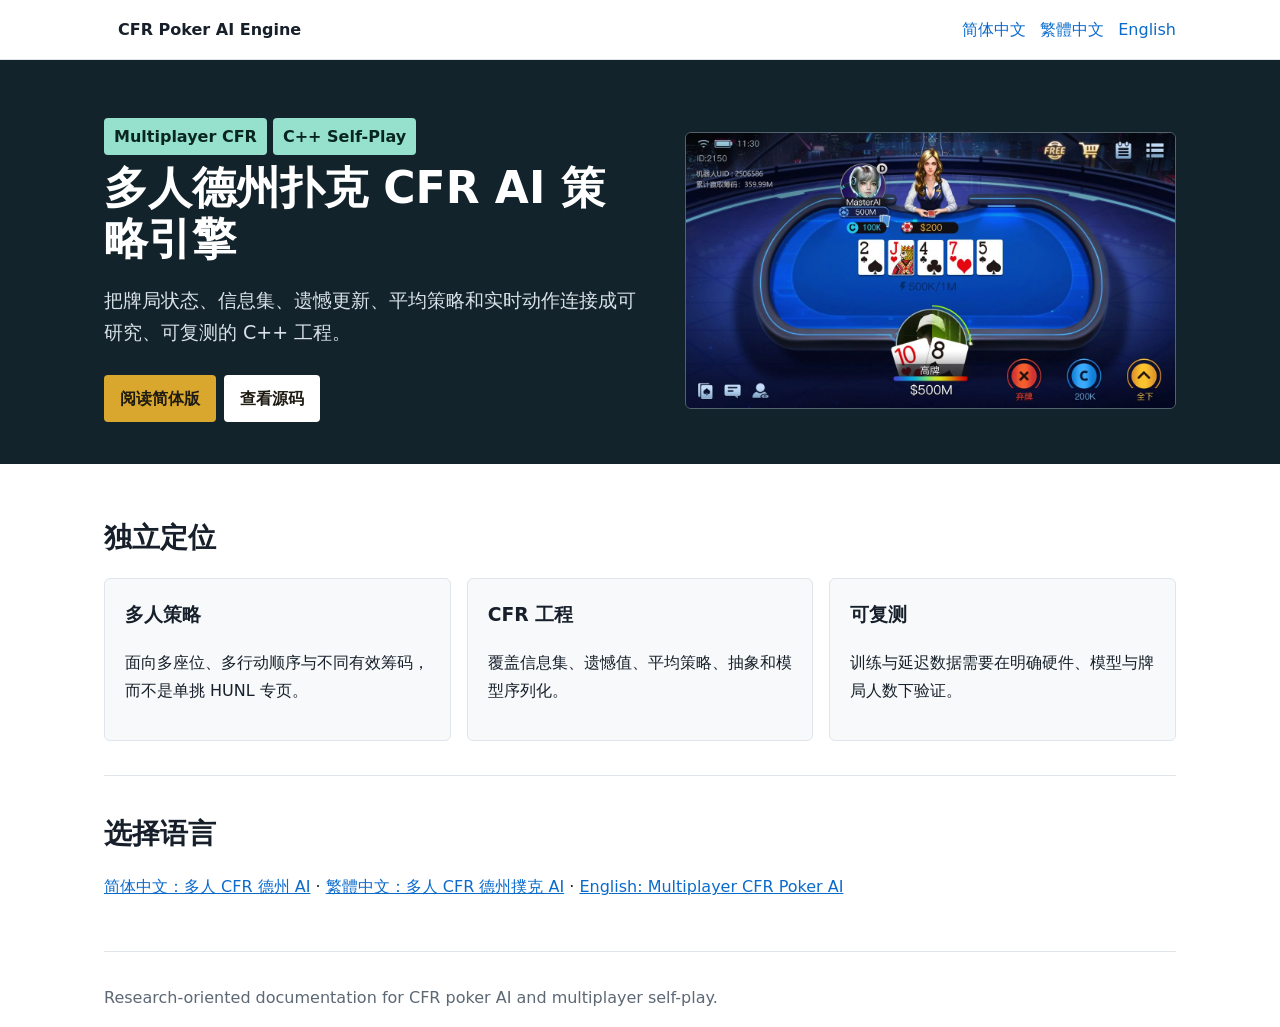
<file: docs/index.html>
<!doctype html><html lang="zh-CN"><head><meta charset="utf-8"><meta name="google-site-verification" content="rrp5Uvgzi-1-rMxUBfhV3wjlNrFqzwnqiA4e3qsOLEM" /><meta name="viewport" content="width=device-width,initial-scale=1"><title>多人 CFR 德州扑克 AI 引擎 | C++ 自我博弈策略研究</title><meta name="description" content="C++ 多人德州扑克 CFR AI 引擎，覆盖多人自我博弈、信息集、策略训练、动作抽象与低延迟决策研究。"><link rel="canonical" href="https://masterai-top.github.io/CFR-Poker-AI-Engine-Texas-Holdem/"><link rel="alternate" hreflang="zh-CN" href="https://masterai-top.github.io/CFR-Poker-AI-Engine-Texas-Holdem/zh-cn/"><link rel="alternate" hreflang="zh-TW" href="https://masterai-top.github.io/CFR-Poker-AI-Engine-Texas-Holdem/zh-tw/"><link rel="alternate" hreflang="en" href="https://masterai-top.github.io/CFR-Poker-AI-Engine-Texas-Holdem/en/"><link rel="alternate" hreflang="x-default" href="https://masterai-top.github.io/CFR-Poker-AI-Engine-Texas-Holdem/"><link rel="stylesheet" href="assets/style.css"></head><body><nav><div class="navrow"><a class="brand" href="./">CFR Poker AI Engine</a><span><a href="zh-cn/">简体中文</a><a href="zh-tw/">繁體中文</a><a href="en/">English</a></span></div></nav><header class="hero"><div class="inner"><div><span class="tag">Multiplayer CFR</span><span class="tag">C++ Self-Play</span><h1>多人德州扑克 CFR AI 策略引擎</h1><p>把牌局状态、信息集、遗憾更新、平均策略和实时动作连接成可研究、可复测的 C++ 工程。</p><div class="actions"><a href="zh-cn/">阅读简体版</a><a class="alt" href="https://github.com/masterai-top/CFR-Poker-AI-Engine-Texas-Holdem">查看源码</a></div></div><img src="assets/screenshots/poker-ai-table.jpg" alt="多人德州扑克 AI 对局界面"></div></header><main><section><h2>独立定位</h2><div class="grid"><article class="panel"><h3>多人策略</h3><p>面向多座位、多行动顺序与不同有效筹码，而不是单挑 HUNL 专页。</p></article><article class="panel"><h3>CFR 工程</h3><p>覆盖信息集、遗憾值、平均策略、抽象和模型序列化。</p></article><article class="panel"><h3>可复测</h3><p>训练与延迟数据需要在明确硬件、模型与牌局人数下验证。</p></article></div></section><section><h2>选择语言</h2><p><a href="zh-cn/">简体中文：多人 CFR 德州 AI</a> · <a href="zh-tw/">繁體中文：多人 CFR 德州撲克 AI</a> · <a href="en/">English: Multiplayer CFR Poker AI</a></p></section></main><footer>Research-oriented documentation for CFR poker AI and multiplayer self-play.</footer></body></html>
</file>
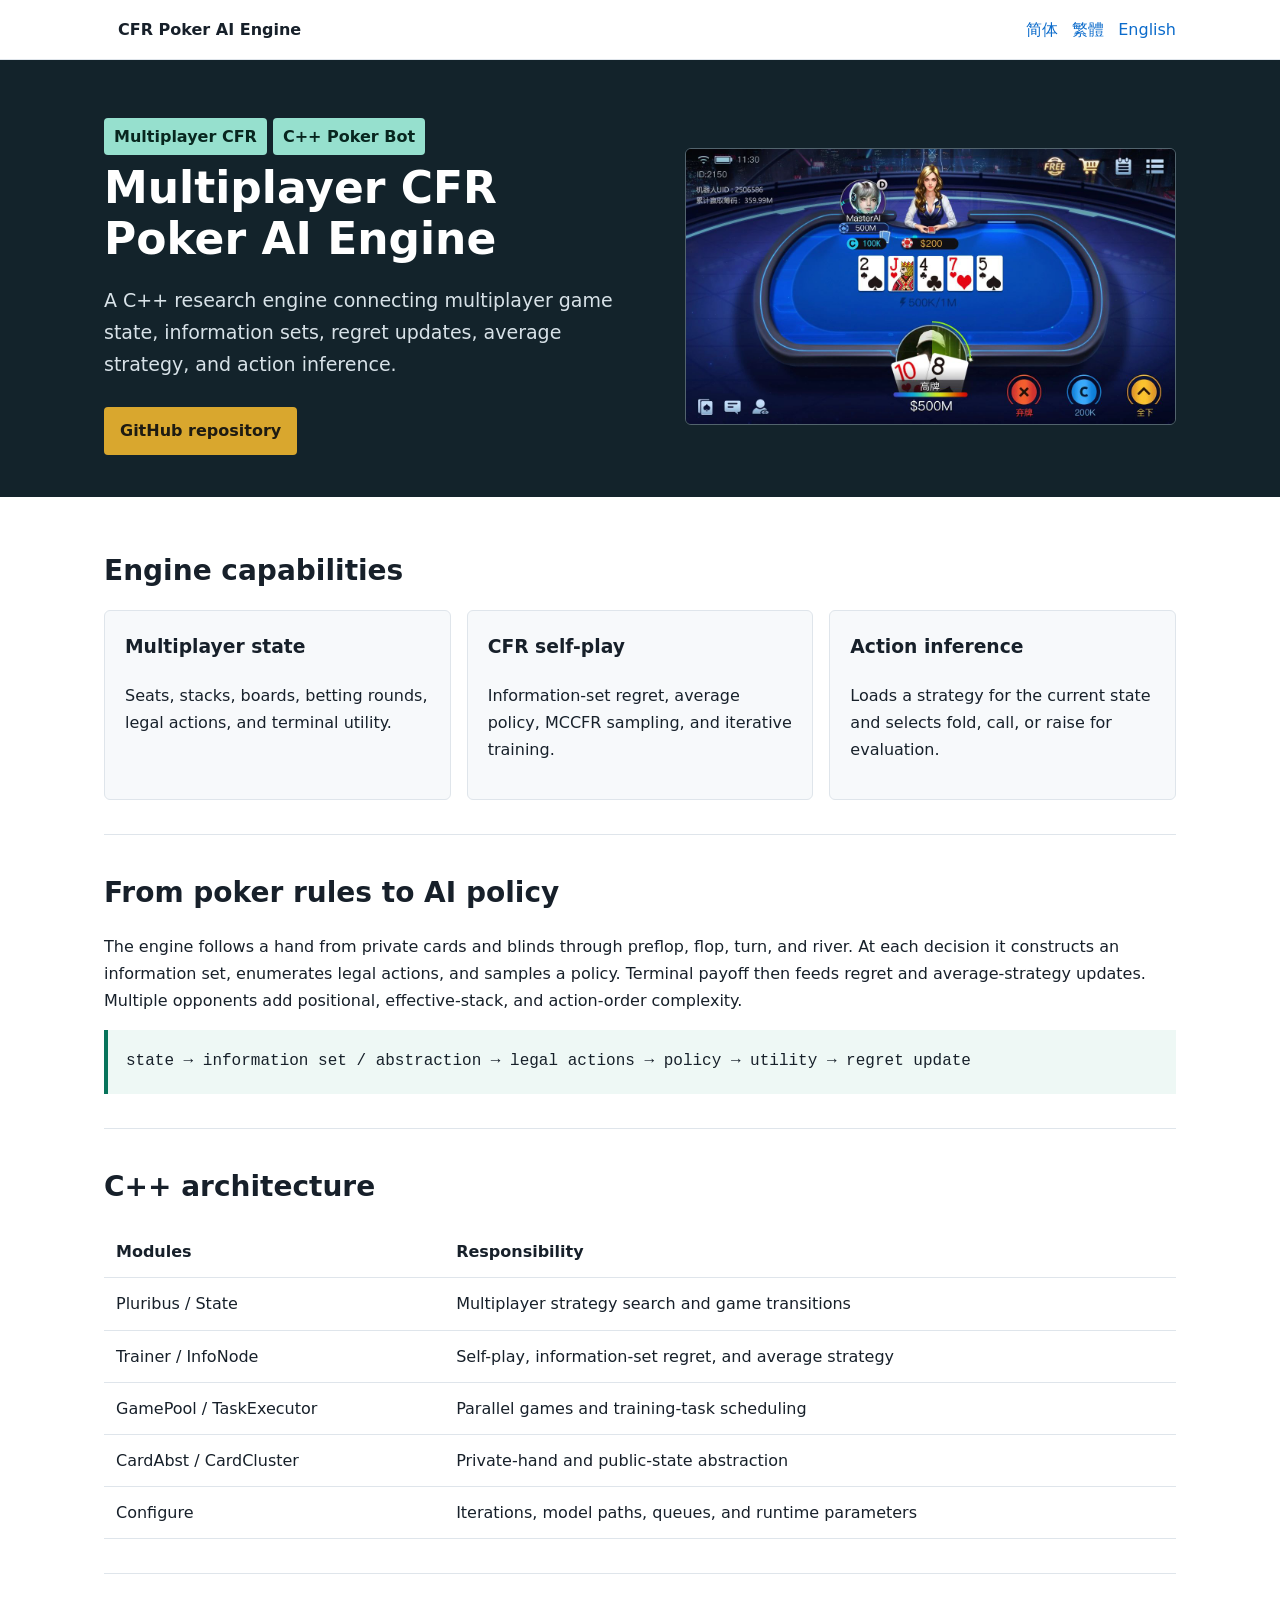
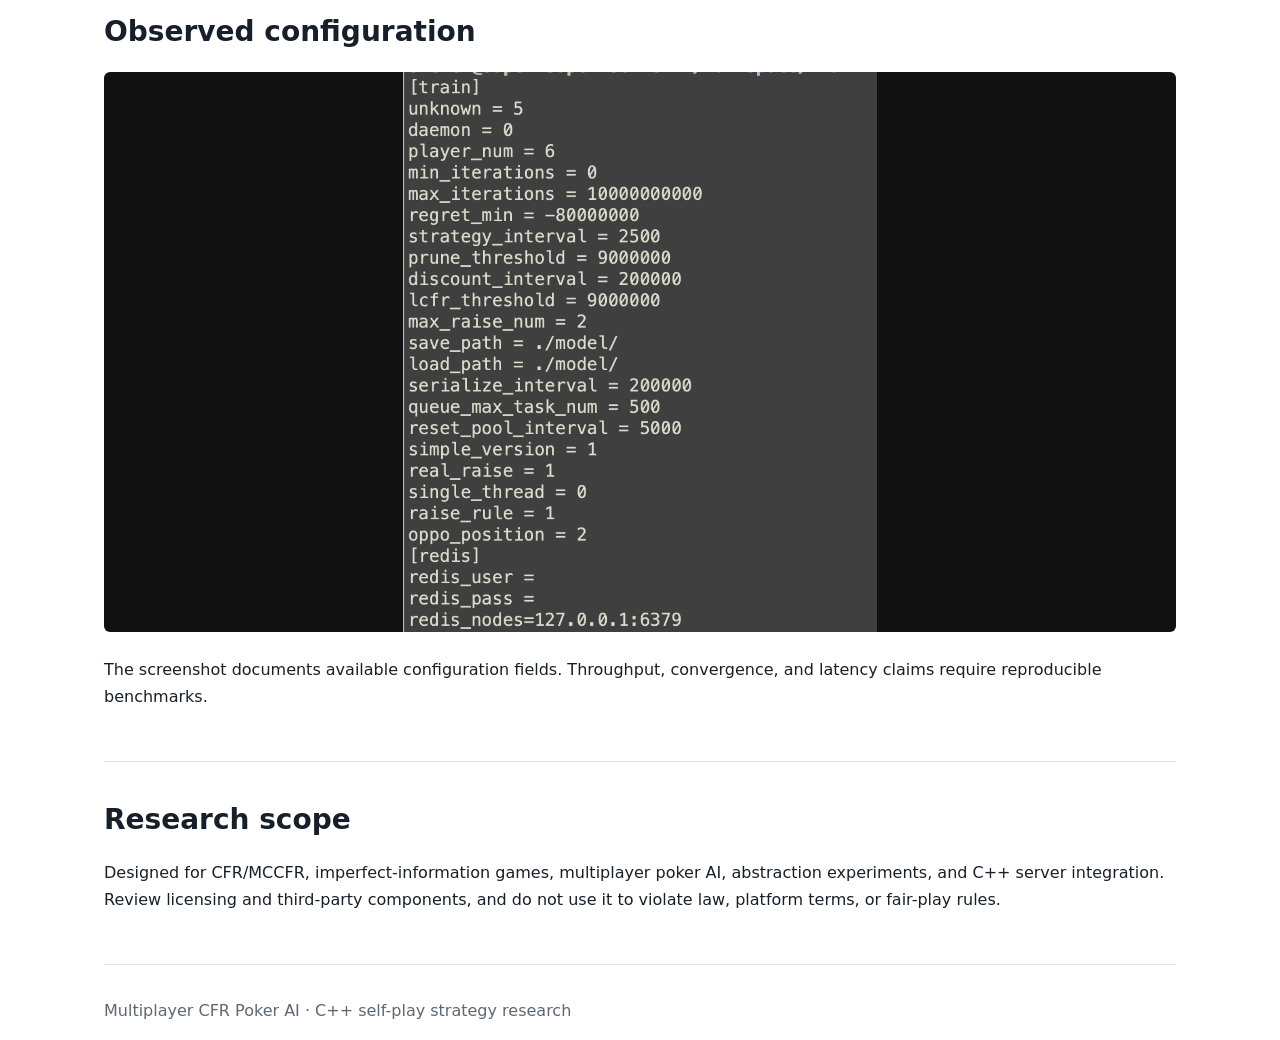
<file: docs/en/index.html>
<!doctype html><html lang="en"><head><meta charset="utf-8"><meta name="viewport" content="width=device-width,initial-scale=1"><title>Multiplayer CFR Poker AI Engine | C++ Self-Play Strategy</title><meta name="description" content="C++ multiplayer Texas Holdem poker AI engine for CFR/MCCFR self-play, information sets, action abstraction, model training and inference research."><link rel="canonical" href="https://masterai-top.github.io/CFR-Poker-AI-Engine-Texas-Holdem/en/"><link rel="alternate" hreflang="zh-CN" href="https://masterai-top.github.io/CFR-Poker-AI-Engine-Texas-Holdem/zh-cn/"><link rel="alternate" hreflang="zh-TW" href="https://masterai-top.github.io/CFR-Poker-AI-Engine-Texas-Holdem/zh-tw/"><link rel="alternate" hreflang="en" href="https://masterai-top.github.io/CFR-Poker-AI-Engine-Texas-Holdem/en/"><link rel="stylesheet" href="../assets/style.css"></head><body><nav><div class="navrow"><a class="brand" href="../">CFR Poker AI Engine</a><span><a href="../zh-cn/">简体</a><a href="../zh-tw/">繁體</a><a href="./">English</a></span></div></nav><header class="hero"><div class="inner"><div><span class="tag">Multiplayer CFR</span><span class="tag">C++ Poker Bot</span><h1>Multiplayer CFR Poker AI Engine</h1><p>A C++ research engine connecting multiplayer game state, information sets, regret updates, average strategy, and action inference.</p><div class="actions"><a href="https://github.com/masterai-top/CFR-Poker-AI-Engine-Texas-Holdem">GitHub repository</a></div></div><img src="../assets/screenshots/poker-ai-table.jpg" alt="Multiplayer Texas Holdem poker AI table"></div></header><main><section><h2>Engine capabilities</h2><div class="grid"><article class="panel"><h3>Multiplayer state</h3><p>Seats, stacks, boards, betting rounds, legal actions, and terminal utility.</p></article><article class="panel"><h3>CFR self-play</h3><p>Information-set regret, average policy, MCCFR sampling, and iterative training.</p></article><article class="panel"><h3>Action inference</h3><p>Loads a strategy for the current state and selects fold, call, or raise for evaluation.</p></article></div></section><section><h2>From poker rules to AI policy</h2><p>The engine follows a hand from private cards and blinds through preflop, flop, turn, and river. At each decision it constructs an information set, enumerates legal actions, and samples a policy. Terminal payoff then feeds regret and average-strategy updates. Multiple opponents add positional, effective-stack, and action-order complexity.</p><div class="flow">state → information set / abstraction → legal actions → policy → utility → regret update</div></section><section><h2>C++ architecture</h2><table><tr><th>Modules</th><th>Responsibility</th></tr><tr><td>Pluribus / State</td><td>Multiplayer strategy search and game transitions</td></tr><tr><td>Trainer / InfoNode</td><td>Self-play, information-set regret, and average strategy</td></tr><tr><td>GamePool / TaskExecutor</td><td>Parallel games and training-task scheduling</td></tr><tr><td>CardAbst / CardCluster</td><td>Private-hand and public-state abstraction</td></tr><tr><td>Configure</td><td>Iterations, model paths, queues, and runtime parameters</td></tr></table></section><section><h2>Observed configuration</h2><img class="wide" src="../assets/screenshots/cfr-training-config.png" alt="CFR poker AI training and model configuration"><p>The screenshot documents available configuration fields. Throughput, convergence, and latency claims require reproducible benchmarks.</p></section><section><h2>Research scope</h2><p>Designed for CFR/MCCFR, imperfect-information games, multiplayer poker AI, abstraction experiments, and C++ server integration. Review licensing and third-party components, and do not use it to violate law, platform terms, or fair-play rules.</p></section></main><footer>Multiplayer CFR Poker AI · C++ self-play strategy research</footer></body></html>
</file>
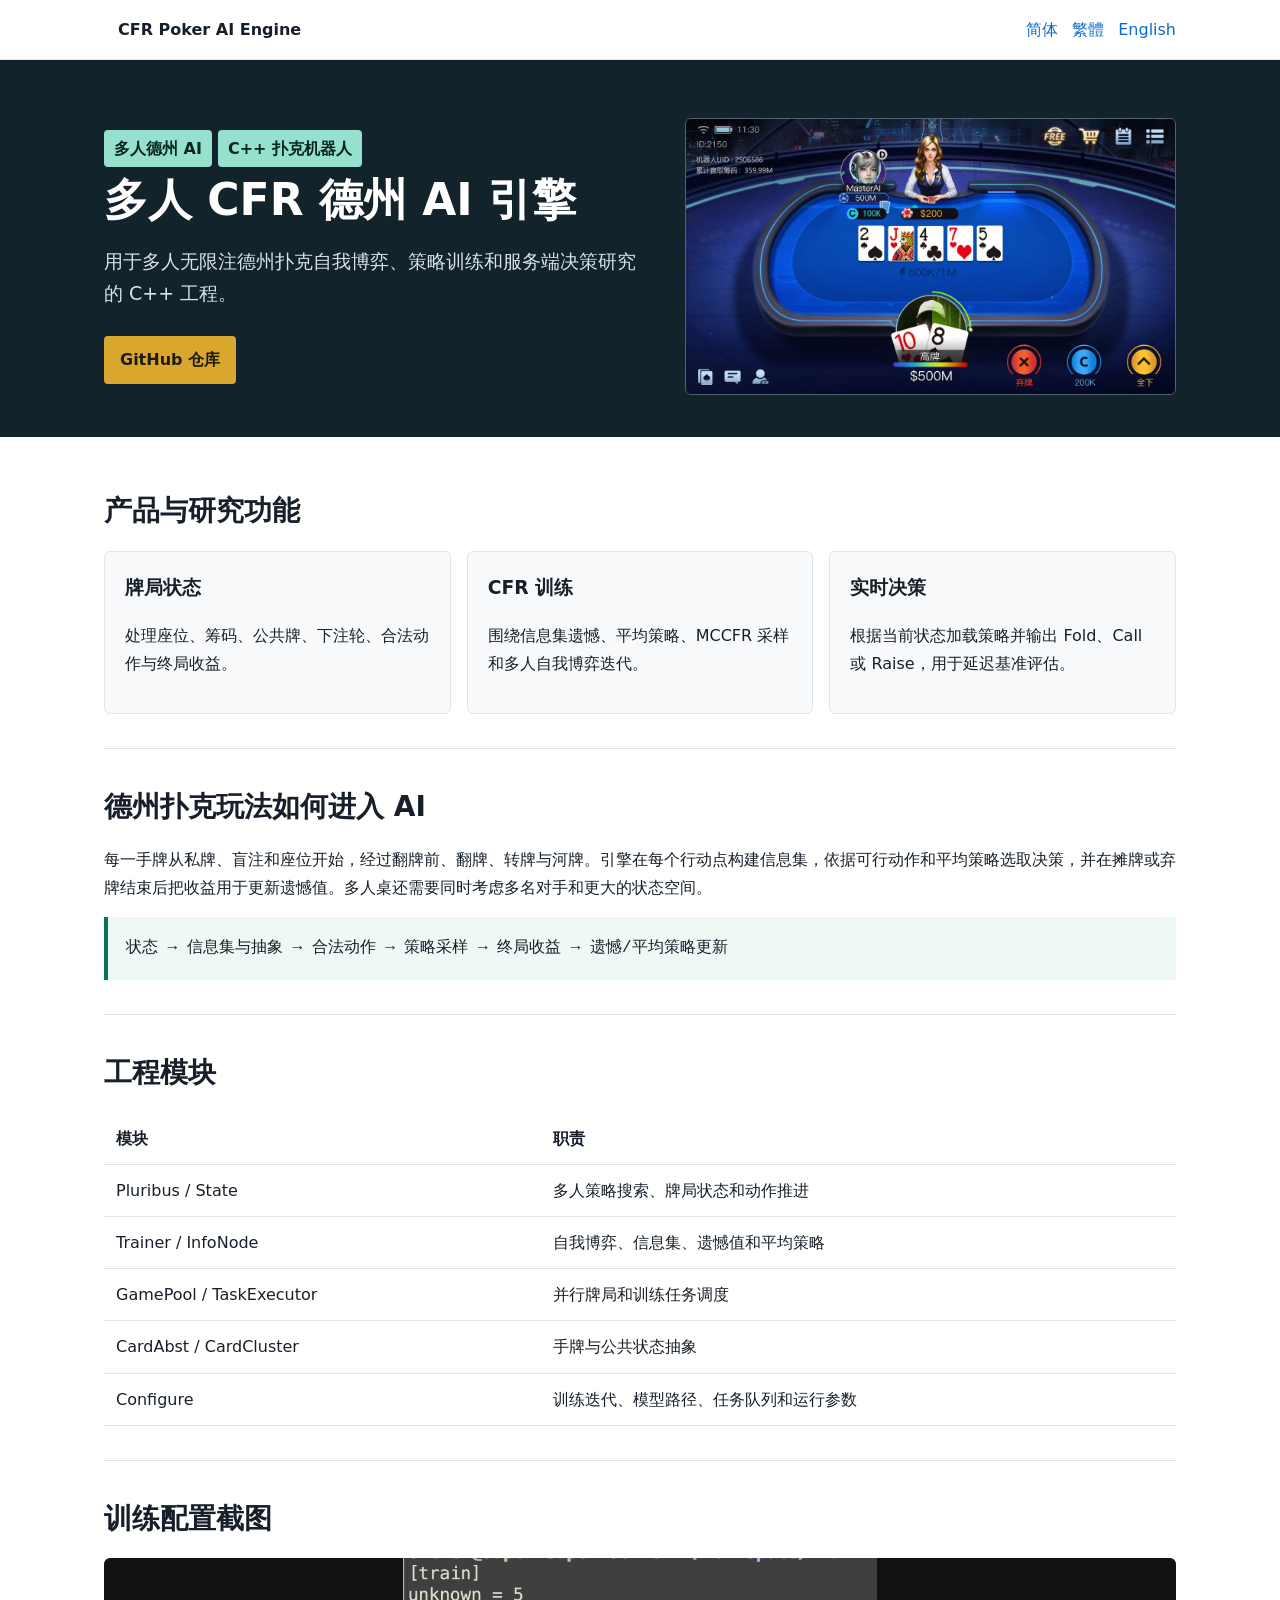
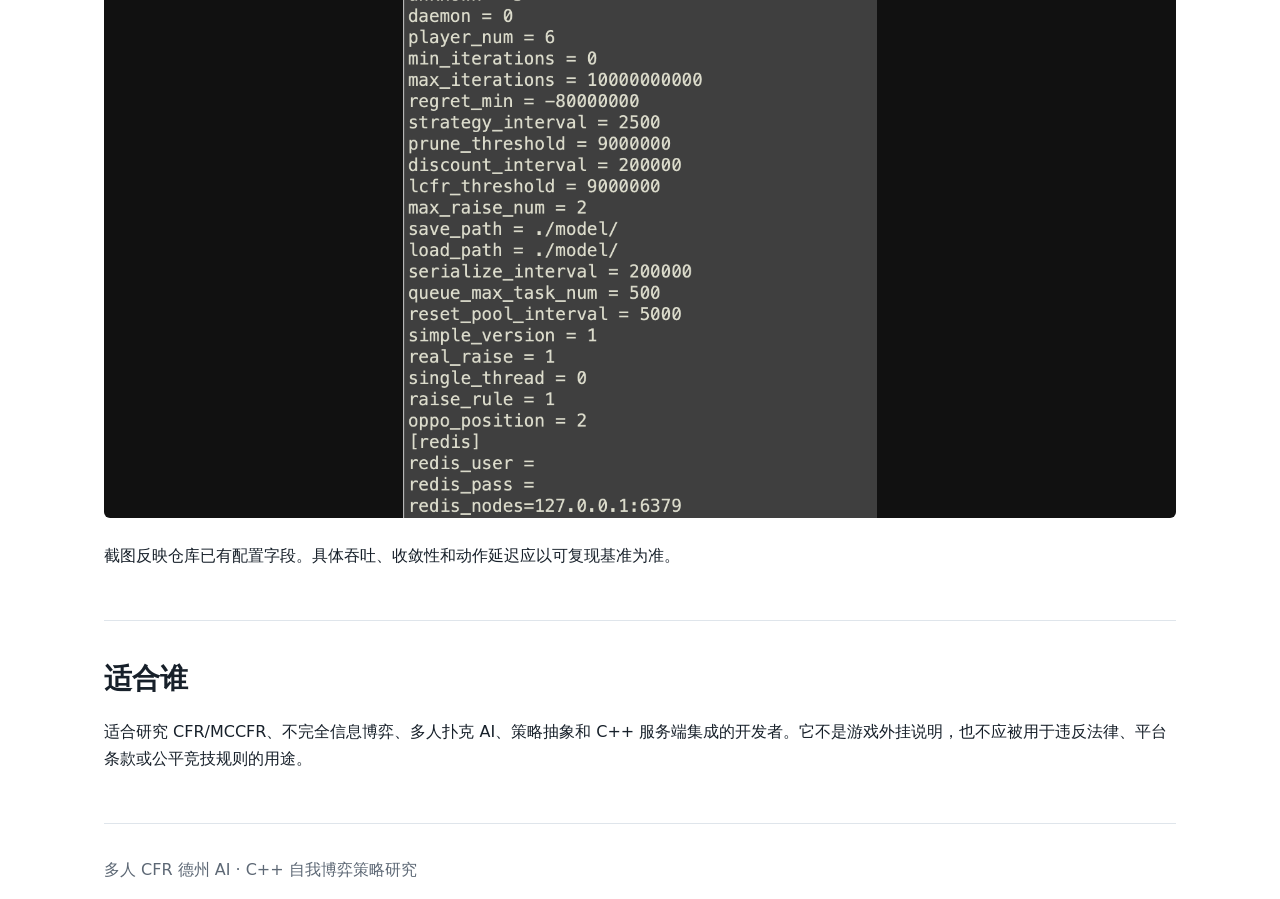
<file: docs/zh-cn/index.html>
<!doctype html><html lang="zh-CN"><head><meta charset="utf-8"><meta name="viewport" content="width=device-width,initial-scale=1"><title>多人德州 AI 引擎 | CFR 自我博弈与 C++ 扑克机器人</title><meta name="description" content="多人德州 AI 与 C++ 扑克机器人策略引擎：CFR/MCCFR、自我博弈、信息集、动作抽象、模型训练和低延迟决策。"><link rel="canonical" href="https://masterai-top.github.io/CFR-Poker-AI-Engine-Texas-Holdem/zh-cn/"><link rel="alternate" hreflang="zh-CN" href="https://masterai-top.github.io/CFR-Poker-AI-Engine-Texas-Holdem/zh-cn/"><link rel="alternate" hreflang="zh-TW" href="https://masterai-top.github.io/CFR-Poker-AI-Engine-Texas-Holdem/zh-tw/"><link rel="alternate" hreflang="en" href="https://masterai-top.github.io/CFR-Poker-AI-Engine-Texas-Holdem/en/"><link rel="stylesheet" href="../assets/style.css"></head><body><nav><div class="navrow"><a class="brand" href="../">CFR Poker AI Engine</a><span><a href="./">简体</a><a href="../zh-tw/">繁體</a><a href="../en/">English</a></span></div></nav><header class="hero"><div class="inner"><div><span class="tag">多人德州 AI</span><span class="tag">C++ 扑克机器人</span><h1>多人 CFR 德州 AI 引擎</h1><p>用于多人无限注德州扑克自我博弈、策略训练和服务端决策研究的 C++ 工程。</p><div class="actions"><a href="https://github.com/masterai-top/CFR-Poker-AI-Engine-Texas-Holdem">GitHub 仓库</a></div></div><img src="../assets/screenshots/poker-ai-table.jpg" alt="多人德州 AI 机器人在牌桌中的决策画面"></div></header><main><section><h2>产品与研究功能</h2><div class="grid"><article class="panel"><h3>牌局状态</h3><p>处理座位、筹码、公共牌、下注轮、合法动作与终局收益。</p></article><article class="panel"><h3>CFR 训练</h3><p>围绕信息集遗憾、平均策略、MCCFR 采样和多人自我博弈迭代。</p></article><article class="panel"><h3>实时决策</h3><p>根据当前状态加载策略并输出 Fold、Call 或 Raise，用于延迟基准评估。</p></article></div></section><section><h2>德州扑克玩法如何进入 AI</h2><p>每一手牌从私牌、盲注和座位开始，经过翻牌前、翻牌、转牌与河牌。引擎在每个行动点构建信息集，依据可行动作和平均策略选取决策，并在摊牌或弃牌结束后把收益用于更新遗憾值。多人桌还需要同时考虑多名对手和更大的状态空间。</p><div class="flow">状态 → 信息集与抽象 → 合法动作 → 策略采样 → 终局收益 → 遗憾/平均策略更新</div></section><section><h2>工程模块</h2><table><tr><th>模块</th><th>职责</th></tr><tr><td>Pluribus / State</td><td>多人策略搜索、牌局状态和动作推进</td></tr><tr><td>Trainer / InfoNode</td><td>自我博弈、信息集、遗憾值和平均策略</td></tr><tr><td>GamePool / TaskExecutor</td><td>并行牌局和训练任务调度</td></tr><tr><td>CardAbst / CardCluster</td><td>手牌与公共状态抽象</td></tr><tr><td>Configure</td><td>训练迭代、模型路径、任务队列和运行参数</td></tr></table></section><section><h2>训练配置截图</h2><img class="wide" src="../assets/screenshots/cfr-training-config.png" alt="多人 CFR 德州扑克 AI 训练参数与模型配置"><p>截图反映仓库已有配置字段。具体吞吐、收敛性和动作延迟应以可复现基准为准。</p></section><section><h2>适合谁</h2><p>适合研究 CFR/MCCFR、不完全信息博弈、多人扑克 AI、策略抽象和 C++ 服务端集成的开发者。它不是游戏外挂说明，也不应被用于违反法律、平台条款或公平竞技规则的用途。</p></section></main><footer>多人 CFR 德州 AI · C++ 自我博弈策略研究</footer></body></html>
</file>
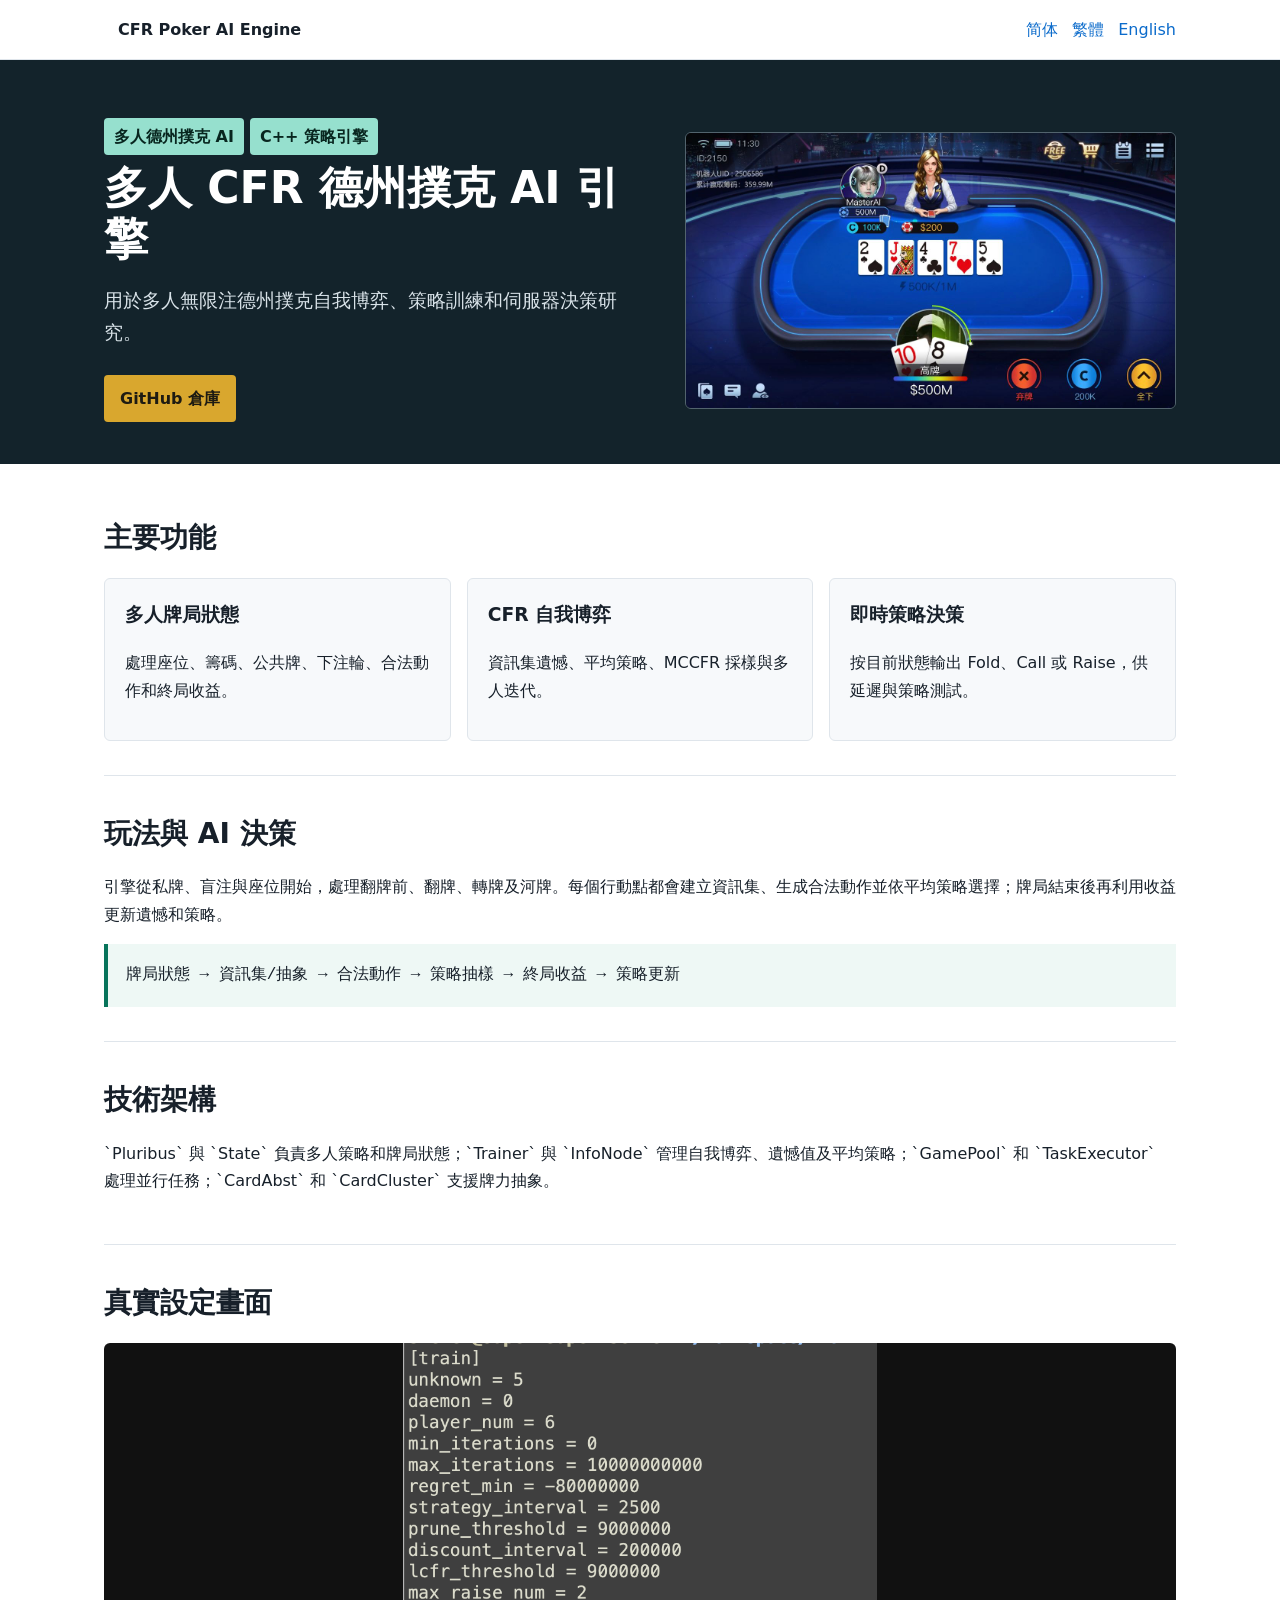
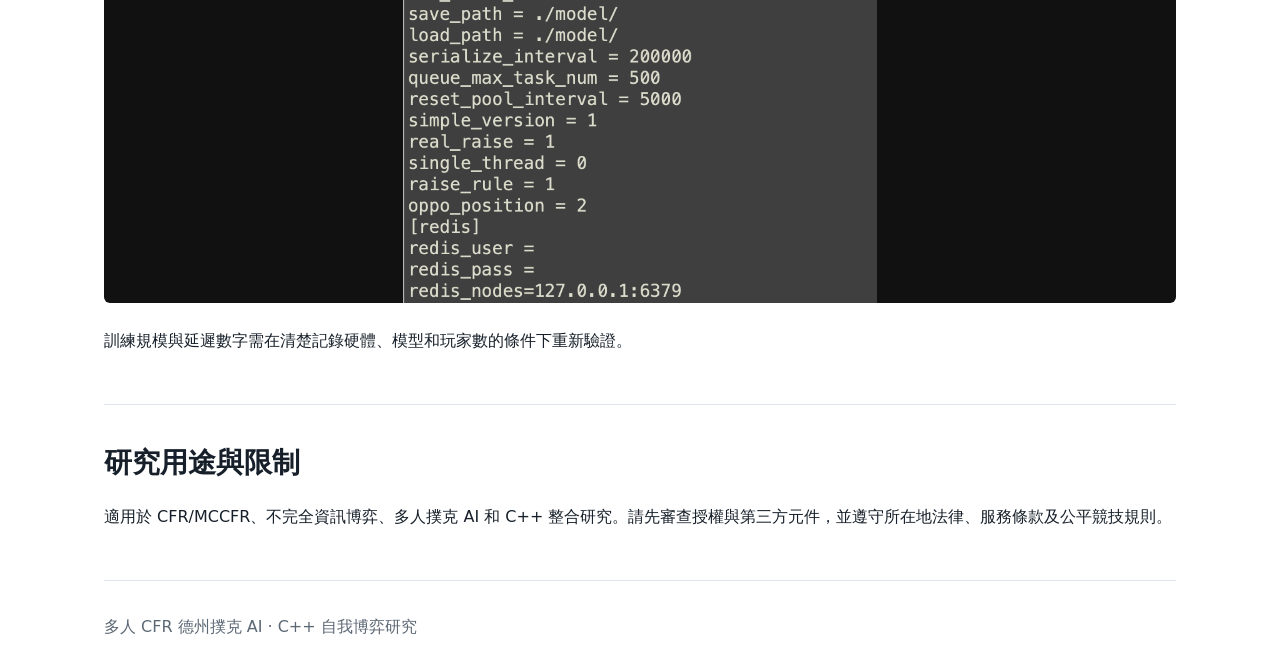
<file: docs/zh-tw/index.html>
<!doctype html><html lang="zh-TW"><head><meta charset="utf-8"><meta name="viewport" content="width=device-width,initial-scale=1"><title>多人德州撲克 AI 引擎 | CFR 自我博弈與 C++ 撲克機器人</title><meta name="description" content="多人德州撲克 AI 與 C++ 撲克機器人策略引擎，包含 CFR/MCCFR、自我博弈、資訊集、動作抽象、模型訓練與即時決策。"><link rel="canonical" href="https://masterai-top.github.io/CFR-Poker-AI-Engine-Texas-Holdem/zh-tw/"><link rel="alternate" hreflang="zh-CN" href="https://masterai-top.github.io/CFR-Poker-AI-Engine-Texas-Holdem/zh-cn/"><link rel="alternate" hreflang="zh-TW" href="https://masterai-top.github.io/CFR-Poker-AI-Engine-Texas-Holdem/zh-tw/"><link rel="alternate" hreflang="en" href="https://masterai-top.github.io/CFR-Poker-AI-Engine-Texas-Holdem/en/"><link rel="stylesheet" href="../assets/style.css"></head><body><nav><div class="navrow"><a class="brand" href="../">CFR Poker AI Engine</a><span><a href="../zh-cn/">简体</a><a href="./">繁體</a><a href="../en/">English</a></span></div></nav><header class="hero"><div class="inner"><div><span class="tag">多人德州撲克 AI</span><span class="tag">C++ 策略引擎</span><h1>多人 CFR 德州撲克 AI 引擎</h1><p>用於多人無限注德州撲克自我博弈、策略訓練和伺服器決策研究。</p><div class="actions"><a href="https://github.com/masterai-top/CFR-Poker-AI-Engine-Texas-Holdem">GitHub 倉庫</a></div></div><img src="../assets/screenshots/poker-ai-table.jpg" alt="多人德州撲克 AI 機器人牌桌畫面"></div></header><main><section><h2>主要功能</h2><div class="grid"><article class="panel"><h3>多人牌局狀態</h3><p>處理座位、籌碼、公共牌、下注輪、合法動作和終局收益。</p></article><article class="panel"><h3>CFR 自我博弈</h3><p>資訊集遺憾、平均策略、MCCFR 採樣與多人迭代。</p></article><article class="panel"><h3>即時策略決策</h3><p>按目前狀態輸出 Fold、Call 或 Raise，供延遲與策略測試。</p></article></div></section><section><h2>玩法與 AI 決策</h2><p>引擎從私牌、盲注與座位開始，處理翻牌前、翻牌、轉牌及河牌。每個行動點都會建立資訊集、生成合法動作並依平均策略選擇；牌局結束後再利用收益更新遺憾和策略。</p><div class="flow">牌局狀態 → 資訊集/抽象 → 合法動作 → 策略抽樣 → 終局收益 → 策略更新</div></section><section><h2>技術架構</h2><p>`Pluribus` 與 `State` 負責多人策略和牌局狀態；`Trainer` 與 `InfoNode` 管理自我博弈、遺憾值及平均策略；`GamePool` 和 `TaskExecutor` 處理並行任務；`CardAbst` 和 `CardCluster` 支援牌力抽象。</p></section><section><h2>真實設定畫面</h2><img class="wide" src="../assets/screenshots/cfr-training-config.png" alt="多人 CFR 德州撲克 AI 訓練設定"><p>訓練規模與延遲數字需在清楚記錄硬體、模型和玩家數的條件下重新驗證。</p></section><section><h2>研究用途與限制</h2><p>適用於 CFR/MCCFR、不完全資訊博弈、多人撲克 AI 和 C++ 整合研究。請先審查授權與第三方元件，並遵守所在地法律、服務條款及公平競技規則。</p></section></main><footer>多人 CFR 德州撲克 AI · C++ 自我博弈研究</footer></body></html>
</file>
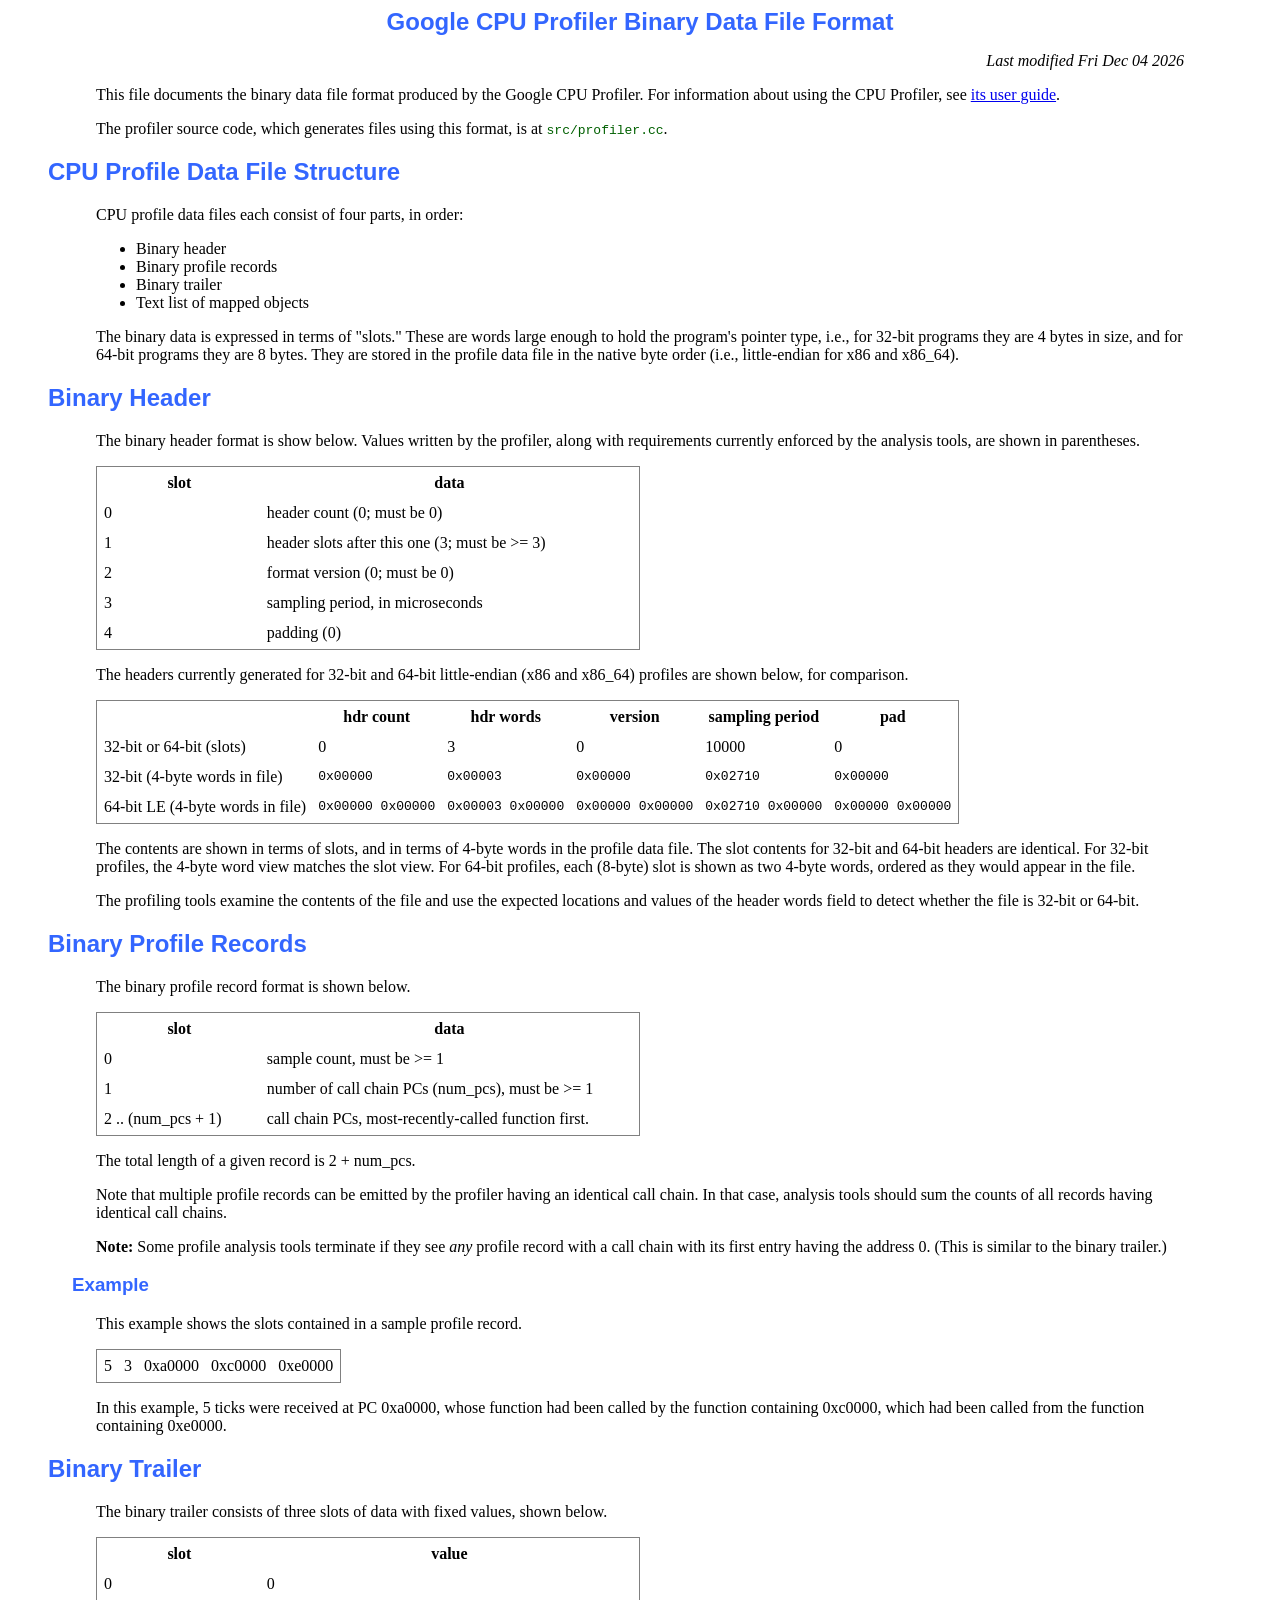
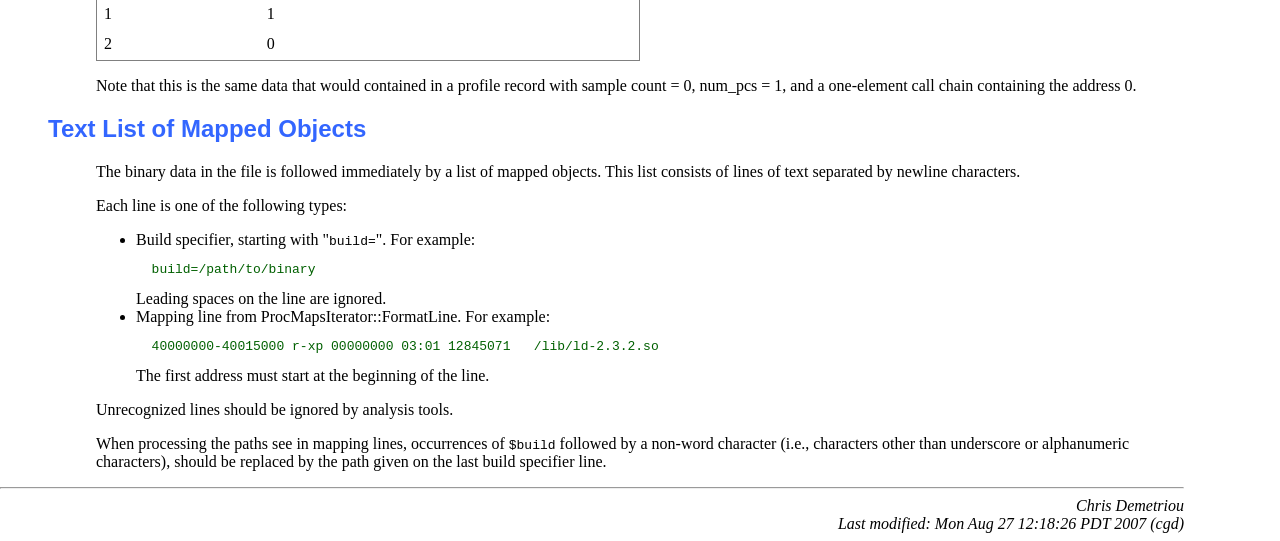
<file: docs/cpuprofile-fileformat.html>
<!DOCTYPE HTML PUBLIC "-//W3C//DTD HTML 4.01 Transitional//EN">
<HTML>

<HEAD>
  <link rel="stylesheet" href="designstyle.css">
  <title>Google CPU Profiler Binary Data File Format</title>
</HEAD>

<BODY>

<h1>Google CPU Profiler Binary Data File Format</h1>

<p align=right>
  <i>Last modified
    <script type=text/javascript>
    var lm = new Date(document.lastModified);
    document.write(lm.toDateString());
  </script></i>
</p>

<p>This file documents the binary data file format produced by the
Google CPU Profiler.  For information about using the CPU Profiler,
see <a href="cpuprofile.html">its user guide</a>.

<p>The profiler source code, which generates files using this format, is at
<code>src/profiler.cc</code></a>.


<h2>CPU Profile Data File Structure</h2>

<p>CPU profile data files each consist of four parts, in order:

<ul>
  <li> Binary header
  <li> Binary profile records
  <li> Binary trailer
  <li> Text list of mapped objects
</ul>

<p>The binary data is expressed in terms of "slots."  These are words
large enough to hold the program's pointer type, i.e., for 32-bit
programs they are 4 bytes in size, and for 64-bit programs they are 8
bytes.  They are stored in the profile data file in the native byte
order (i.e., little-endian for x86 and x86_64).


<h2>Binary Header</h2>

<p>The binary header format is show below.  Values written by the
profiler, along with requirements currently enforced by the analysis
tools, are shown in parentheses.

<p>
<table summary="Header Format"
       frame="box" rules="sides" cellpadding="5" width="50%">
  <tr>
    <th width="30%">slot</th>
    <th width="70%">data</th>
  </tr>

  <tr>
    <td>0</td>
    <td>header count (0; must be 0)</td>
  </tr>

  <tr>
    <td>1</td>
    <td>header slots after this one (3; must be &gt;= 3)</td>
  </tr>

  <tr>
    <td>2</td>
    <td>format version (0; must be 0)</td>
  </tr>

  <tr>
    <td>3</td>
    <td>sampling period, in microseconds</td>
  </tr>

  <tr>
    <td>4</td>
    <td>padding (0)</td>
  </tr>
</table>

<p>The headers currently generated for 32-bit and 64-bit little-endian
(x86 and x86_64) profiles are shown below, for comparison.

<p>
<table summary="Header Example" frame="box" rules="sides" cellpadding="5">
  <tr>
    <th></th>
    <th>hdr count</th>
    <th>hdr words</th>
    <th>version</th>
    <th>sampling period</th>
    <th>pad</th>
  </tr>
  <tr>
    <td>32-bit or 64-bit (slots)</td>
    <td>0</td>
    <td>3</td>
    <td>0</td>
    <td>10000</td>
    <td>0</td>
  </tr>
  <tr>
    <td>32-bit (4-byte words in file)</td>
    <td><tt>0x00000</tt></td>
    <td><tt>0x00003</tt></td>
    <td><tt>0x00000</tt></td>
    <td><tt>0x02710</tt></td>
    <td><tt>0x00000</tt></td>
  </tr>
  <tr>
    <td>64-bit LE (4-byte words in file)</td>
    <td><tt>0x00000&nbsp;0x00000</tt></td>
    <td><tt>0x00003&nbsp;0x00000</tt></td>
    <td><tt>0x00000&nbsp;0x00000</tt></td>
    <td><tt>0x02710&nbsp;0x00000</tt></td>
    <td><tt>0x00000&nbsp;0x00000</tt></td>
  </tr>
</table>

<p>The contents are shown in terms of slots, and in terms of 4-byte
words in the profile data file.  The slot contents for 32-bit and
64-bit headers are identical.  For 32-bit profiles, the 4-byte word
view matches the slot view.  For 64-bit profiles, each (8-byte) slot
is shown as two 4-byte words, ordered as they would appear in the
file.

<p>The profiling tools examine the contents of the file and use the
expected locations and values of the header words field to detect
whether the file is 32-bit or 64-bit.


<h2>Binary Profile Records</h2>

<p>The binary profile record format is shown below.

<p>
<table summary="Profile Record Format"
       frame="box" rules="sides" cellpadding="5" width="50%">
  <tr>
    <th width="30%">slot</th>
    <th width="70%">data</th>
  </tr>

  <tr>
    <td>0</td>
    <td>sample count, must be &gt;= 1</td>
  </tr>

  <tr>
    <td>1</td>
    <td>number of call chain PCs (num_pcs), must be &gt;= 1</td>
  </tr>

  <tr>
    <td>2 .. (num_pcs + 1)</td>
    <td>call chain PCs, most-recently-called function first.
  </tr>
</table>

<p>The total length of a given record is 2 + num_pcs.

<p>Note that multiple profile records can be emitted by the profiler
having an identical call chain.  In that case, analysis tools should
sum the counts of all records having identical call chains.

<p><b>Note:</b> Some profile analysis tools terminate if they see
<em>any</em> profile record with a call chain with its first entry
having the address 0.  (This is similar to the binary trailer.)

<h3>Example</h3>

This example shows the slots contained in a sample profile record.

<p>
<table summary="Profile Record Example"
       frame="box" rules="sides" cellpadding="5">
  <tr>
    <td>5</td>
    <td>3</td>
    <td>0xa0000</td>
    <td>0xc0000</td>
    <td>0xe0000</td>
  </tr>
</table>

<p>In this example, 5 ticks were received at PC 0xa0000, whose
function had been called by the function containing 0xc0000, which had
been called from the function containing 0xe0000.


<h2>Binary Trailer</h2>

<p>The binary trailer consists of three slots of data with fixed
values, shown below.

<p>
<table summary="Trailer Format"
       frame="box" rules="sides" cellpadding="5" width="50%">
  <tr>
    <th width="30%">slot</th>
    <th width="70%">value</th>
  </tr>

  <tr>
    <td>0</td>
    <td>0</td>
  </tr>

  <tr>
    <td>1</td>
    <td>1</td>
  </tr>

  <tr>
    <td>2</td>
    <td>0</td>
  </tr>
</table>

<p>Note that this is the same data that would contained in a profile
record with sample count = 0, num_pcs = 1, and a one-element call
chain containing the address 0.


<h2>Text List of Mapped Objects</h2>

<p>The binary data in the file is followed immediately by a list of
mapped objects.  This list consists of lines of text separated by
newline characters.

<p>Each line is one of the following types:

<ul>
  <li>Build specifier, starting with "<tt>build=</tt>".  For example:
    <pre>  build=/path/to/binary</pre>
    Leading spaces on the line are ignored.

  <li>Mapping line from ProcMapsIterator::FormatLine.  For example:
    <pre>  40000000-40015000 r-xp 00000000 03:01 12845071   /lib/ld-2.3.2.so</pre>
    The first address must start at the beginning of the line.
</ul>

<p>Unrecognized lines should be ignored by analysis tools.

<p>When processing the paths see in mapping lines, occurrences of
<tt>$build</tt> followed by a non-word character (i.e., characters
other than underscore or alphanumeric characters), should be replaced
by the path given on the last build specifier line.

<hr>
<address>Chris Demetriou<br>
<!-- Created: Mon Aug 27 12:18:26 PDT 2007 -->
<!-- hhmts start -->
Last modified: Mon Aug 27 12:18:26 PDT 2007  (cgd)
<!-- hhmts end -->
</address>
</BODY>
</HTML>
</file>
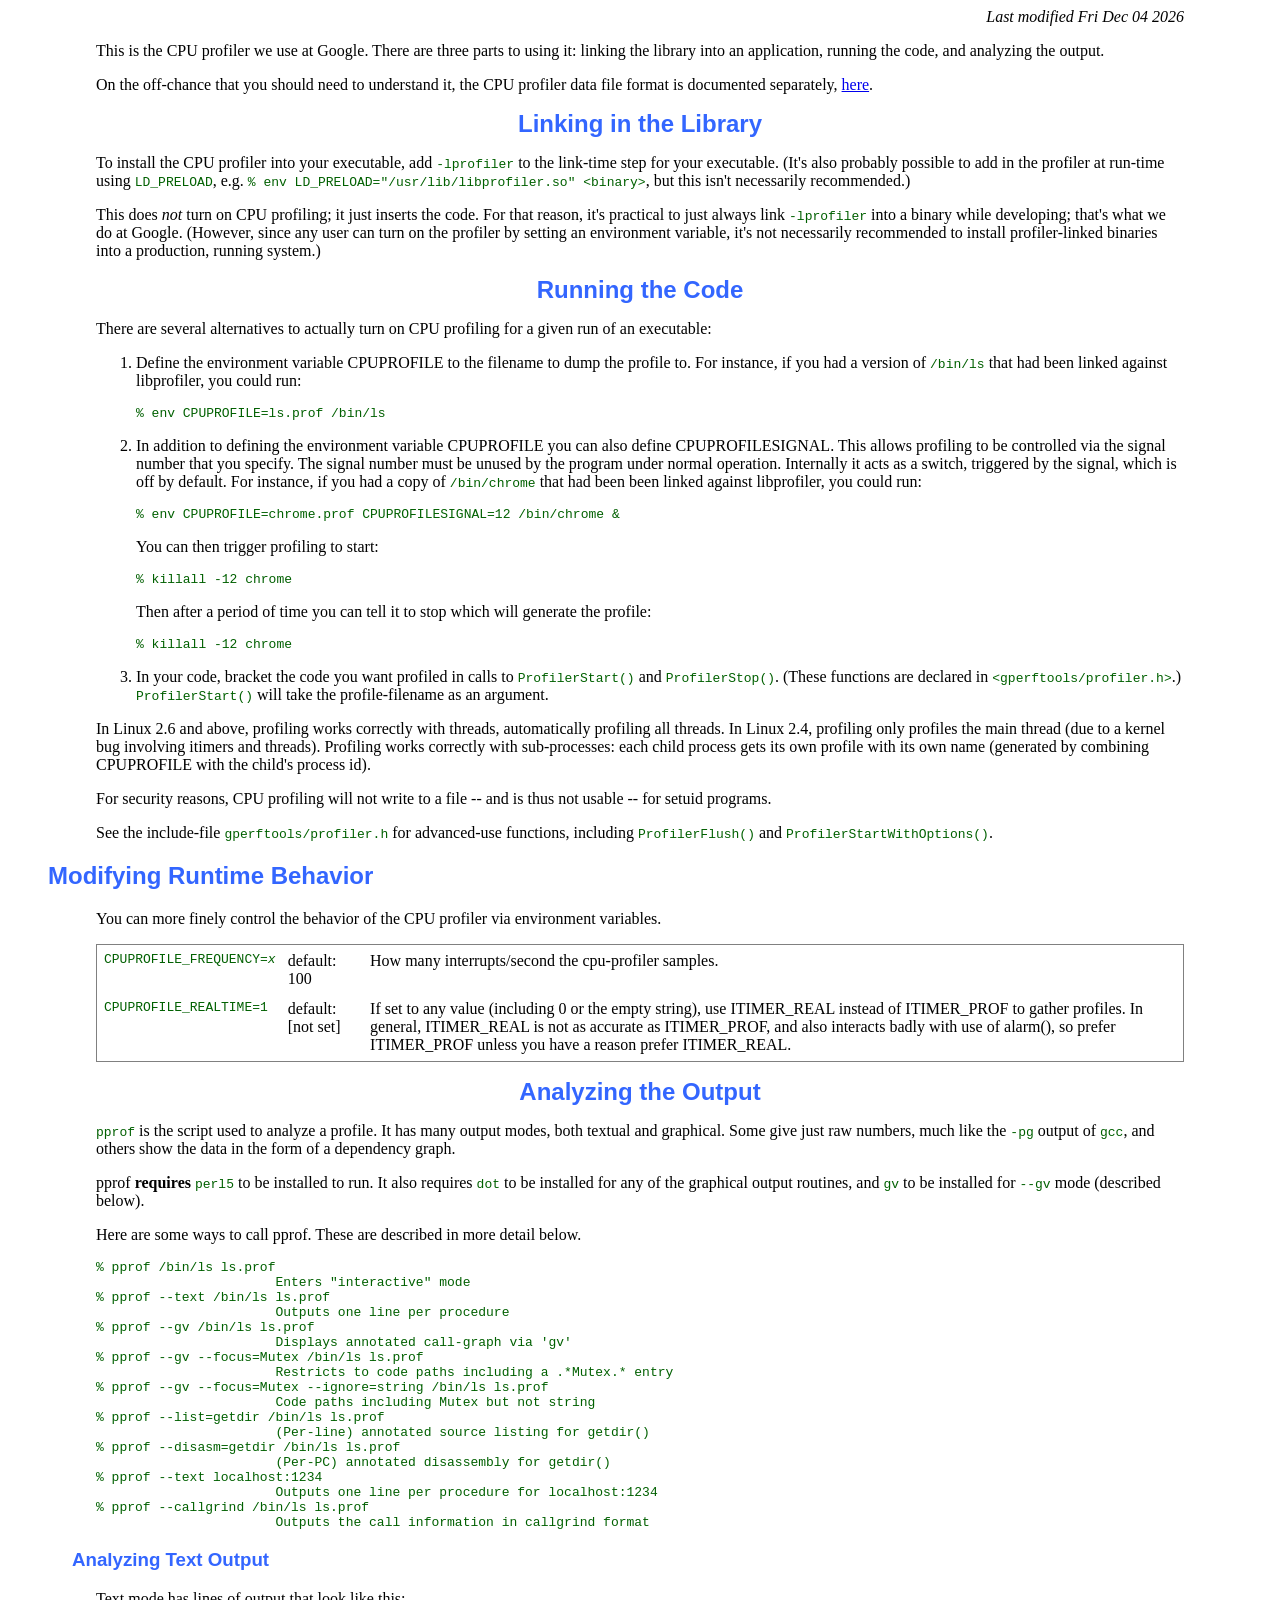
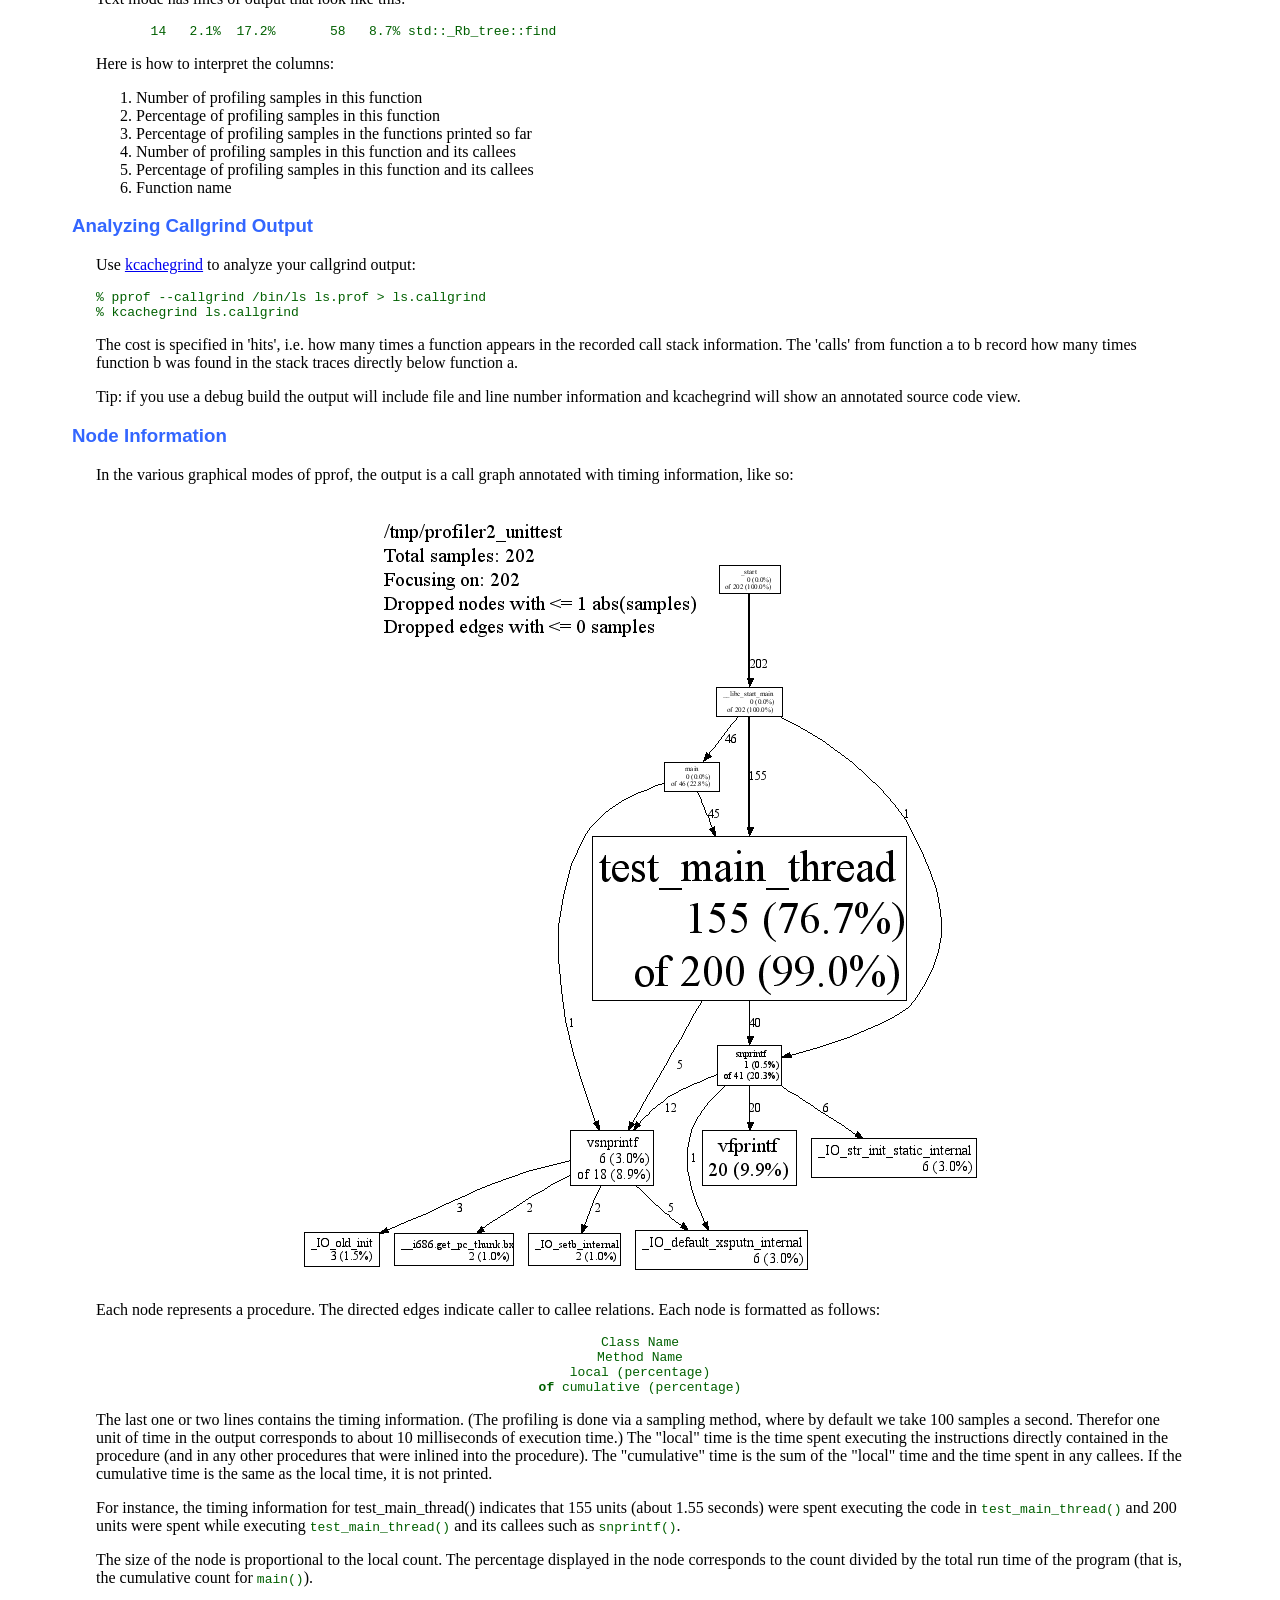
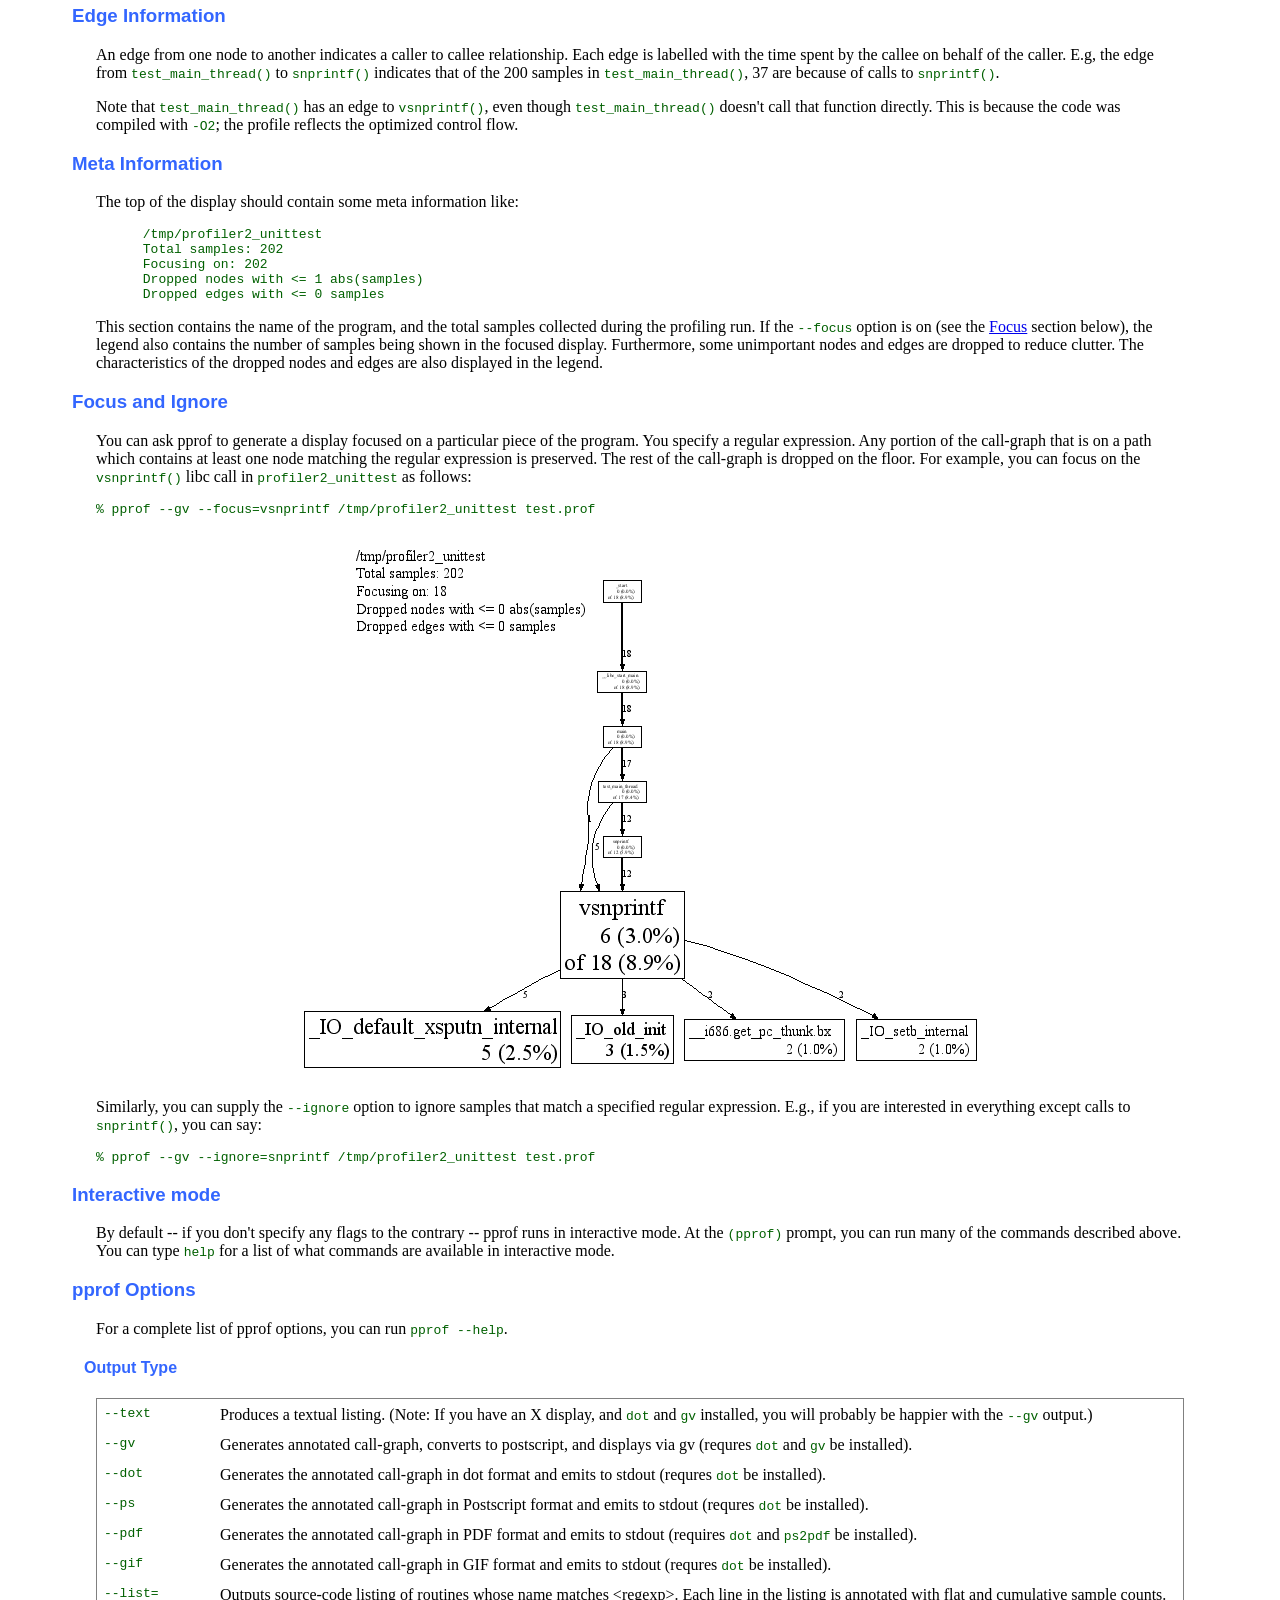
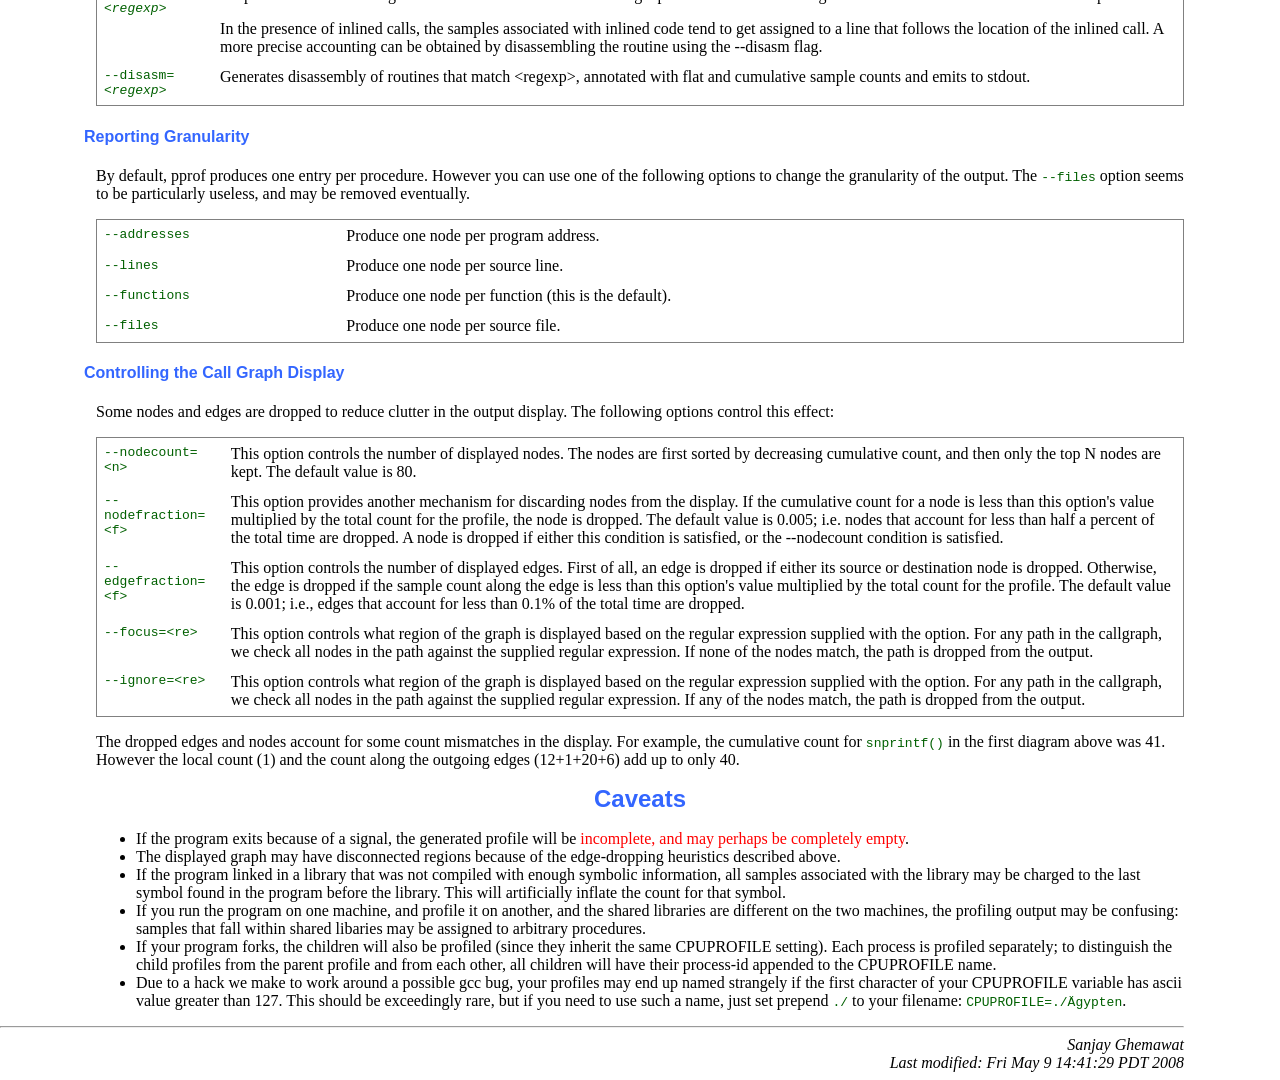
<file: docs/cpuprofile.html>
<!DOCTYPE HTML PUBLIC "-//IETF//DTD HTML//EN">
<HTML>

<HEAD>
  <link rel="stylesheet" href="designstyle.css">
  <title>Gperftools CPU Profiler</title>
</HEAD>

<BODY>

<p align=right>
  <i>Last modified
  <script type=text/javascript>
    var lm = new Date(document.lastModified);
    document.write(lm.toDateString());
  </script></i>
</p>

<p>This is the CPU profiler we use at Google.  There are three parts
to using it: linking the library into an application, running the
code, and analyzing the output.</p>

<p>On the off-chance that you should need to understand it, the CPU
profiler data file format is documented separately,
<a href="cpuprofile-fileformat.html">here</a>.


<H1>Linking in the Library</H1>

<p>To install the CPU profiler into your executable, add
<code>-lprofiler</code> to the link-time step for your executable.
(It's also probably possible to add in the profiler at run-time using
<code>LD_PRELOAD</code>, e.g.
<code>% env LD_PRELOAD="/usr/lib/libprofiler.so" &lt;binary&gt;</code>,
but this isn't necessarily recommended.)</p>

<p>This does <i>not</i> turn on CPU profiling; it just inserts the
code.  For that reason, it's practical to just always link
<code>-lprofiler</code> into a binary while developing; that's what we
do at Google.  (However, since any user can turn on the profiler by
setting an environment variable, it's not necessarily recommended to
install profiler-linked binaries into a production, running
system.)</p>


<H1>Running the Code</H1>

<p>There are several alternatives to actually turn on CPU profiling
for a given run of an executable:</p>

<ol>
  <li> <p>Define the environment variable CPUPROFILE to the filename
       to dump the profile to.  For instance, if you had a version of
       <code>/bin/ls</code> that had been linked against libprofiler,
       you could run:</p>
       <pre>% env CPUPROFILE=ls.prof /bin/ls</pre>
  </li>
  <li> <p>In addition to defining the environment variable CPUPROFILE
       you can also define CPUPROFILESIGNAL.  This allows profiling to be
       controlled via the signal number that you specify.  The signal number
       must be unused by the program under normal operation. Internally it
       acts as a switch, triggered by the signal, which is off by default.
       For instance, if you had a copy of <code>/bin/chrome</code> that had been
       been linked against libprofiler, you could run:</p>
       <pre>% env CPUPROFILE=chrome.prof CPUPROFILESIGNAL=12 /bin/chrome &</pre>
       <p>You can then trigger profiling to start:</p>
       <pre>% killall -12 chrome</pre>
	   <p>Then after a period of time you can tell it to stop which will
       generate the profile:</p>
       <pre>% killall -12 chrome</pre>
  </li>
  <li> <p>In your code, bracket the code you want profiled in calls to
       <code>ProfilerStart()</code> and <code>ProfilerStop()</code>.
       (These functions are declared in <code>&lt;gperftools/profiler.h&gt;</code>.)
       <code>ProfilerStart()</code> will take
       the profile-filename as an argument.</p>
  </li>
</ol>

<p>In Linux 2.6 and above, profiling works correctly with threads,
automatically profiling all threads.  In Linux 2.4, profiling only
profiles the main thread (due to a kernel bug involving itimers and
threads).  Profiling works correctly with sub-processes: each child
process gets its own profile with its own name (generated by combining
CPUPROFILE with the child's process id).</p>

<p>For security reasons, CPU profiling will not write to a file -- and
is thus not usable -- for setuid programs.</p>

<p>See the include-file <code>gperftools/profiler.h</code> for
advanced-use functions, including <code>ProfilerFlush()</code> and
<code>ProfilerStartWithOptions()</code>.</p>


<H2>Modifying Runtime Behavior</H2>

<p>You can more finely control the behavior of the CPU profiler via
environment variables.</p>

<table frame=box rules=sides cellpadding=5 width=100%>

<tr valign=top>
  <td><code>CPUPROFILE_FREQUENCY=<i>x</i></code></td>
  <td>default: 100</td>
  <td>
    How many interrupts/second the cpu-profiler samples.
  </td>
</tr>

<tr valign=top>
  <td><code>CPUPROFILE_REALTIME=1</code></td>
  <td>default: [not set]</td>
  <td>
    If set to any value (including 0 or the empty string), use
    ITIMER_REAL instead of ITIMER_PROF to gather profiles.  In
    general, ITIMER_REAL is not as accurate as ITIMER_PROF, and also
    interacts badly with use of alarm(), so prefer ITIMER_PROF unless
    you have a reason prefer ITIMER_REAL.
  </td>
</tr>

</table>


<h1><a name="pprof">Analyzing the Output</a></h1>

<p><code>pprof</code> is the script used to analyze a profile.  It has
many output modes, both textual and graphical.  Some give just raw
numbers, much like the <code>-pg</code> output of <code>gcc</code>,
and others show the data in the form of a dependency graph.</p>

<p>pprof <b>requires</b> <code>perl5</code> to be installed to run.
It also requires <code>dot</code> to be installed for any of the
graphical output routines, and <code>gv</code> to be installed for
<code>--gv</code> mode (described below).
</p>

<p>Here are some ways to call pprof.  These are described in more
detail below.</p>

<pre>
% pprof /bin/ls ls.prof
                       Enters "interactive" mode
% pprof --text /bin/ls ls.prof
                       Outputs one line per procedure
% pprof --gv /bin/ls ls.prof
                       Displays annotated call-graph via 'gv'
% pprof --gv --focus=Mutex /bin/ls ls.prof
                       Restricts to code paths including a .*Mutex.* entry
% pprof --gv --focus=Mutex --ignore=string /bin/ls ls.prof
                       Code paths including Mutex but not string
% pprof --list=getdir /bin/ls ls.prof
                       (Per-line) annotated source listing for getdir()
% pprof --disasm=getdir /bin/ls ls.prof
                       (Per-PC) annotated disassembly for getdir()
% pprof --text localhost:1234
                       Outputs one line per procedure for localhost:1234
% pprof --callgrind /bin/ls ls.prof
                       Outputs the call information in callgrind format
</pre>


<h3>Analyzing Text Output</h3>

<p>Text mode has lines of output that look like this:</p>
<pre>
       14   2.1%  17.2%       58   8.7% std::_Rb_tree::find
</pre>

<p>Here is how to interpret the columns:</p>
<ol>
  <li> Number of profiling samples in this function
  <li> Percentage of profiling samples in this function
  <li> Percentage of profiling samples in the functions printed so far
  <li> Number of profiling samples in this function and its callees
  <li> Percentage of profiling samples in this function and its callees
  <li> Function name
</ol>

<h3>Analyzing Callgrind Output</h3>

<p>Use <a href="http://kcachegrind.sourceforge.net">kcachegrind</a> to 
analyze your callgrind output:</p>
<pre>
% pprof --callgrind /bin/ls ls.prof > ls.callgrind
% kcachegrind ls.callgrind
</pre>

<p>The cost is specified in 'hits', i.e. how many times a function
appears in the recorded call stack information. The 'calls' from
function a to b record how many times function b was found in the
stack traces directly below function a.</p>

<p>Tip: if you use a debug build the output will include file and line
number information and kcachegrind will show an annotated source
code view.</p>

<h3>Node Information</h3>

<p>In the various graphical modes of pprof, the output is a call graph
annotated with timing information, like so:</p>

<A HREF="pprof-test-big.gif">
<center><table><tr><td>
   <img src="pprof-test.gif">
</td></tr></table></center>
</A>

<p>Each node represents a procedure.  The directed edges indicate
caller to callee relations.  Each node is formatted as follows:</p>

<center><pre>
Class Name
Method Name
local (percentage)
<b>of</b> cumulative (percentage)
</pre></center>

<p>The last one or two lines contains the timing information.  (The
profiling is done via a sampling method, where by default we take 100
samples a second.  Therefor one unit of time in the output corresponds
to about 10 milliseconds of execution time.) The "local" time is the
time spent executing the instructions directly contained in the
procedure (and in any other procedures that were inlined into the
procedure).  The "cumulative" time is the sum of the "local" time and
the time spent in any callees.  If the cumulative time is the same as
the local time, it is not printed.</p>

<p>For instance, the timing information for test_main_thread()
indicates that 155 units (about 1.55 seconds) were spent executing the
code in <code>test_main_thread()</code> and 200 units were spent while
executing <code>test_main_thread()</code> and its callees such as
<code>snprintf()</code>.</p>

<p>The size of the node is proportional to the local count.  The
percentage displayed in the node corresponds to the count divided by
the total run time of the program (that is, the cumulative count for
<code>main()</code>).</p>

<h3>Edge Information</h3>

<p>An edge from one node to another indicates a caller to callee
relationship.  Each edge is labelled with the time spent by the callee
on behalf of the caller.  E.g, the edge from
<code>test_main_thread()</code> to <code>snprintf()</code> indicates
that of the 200 samples in <code>test_main_thread()</code>, 37 are
because of calls to <code>snprintf()</code>.</p>

<p>Note that <code>test_main_thread()</code> has an edge to
<code>vsnprintf()</code>, even though <code>test_main_thread()</code>
doesn't call that function directly.  This is because the code was
compiled with <code>-O2</code>; the profile reflects the optimized
control flow.</p>

<h3>Meta Information</h3>

<p>The top of the display should contain some meta information
like:</p>
<pre>
      /tmp/profiler2_unittest
      Total samples: 202
      Focusing on: 202
      Dropped nodes with &lt;= 1 abs(samples)
      Dropped edges with &lt;= 0 samples
</pre>

<p>This section contains the name of the program, and the total
samples collected during the profiling run.  If the
<code>--focus</code> option is on (see the <a href="#focus">Focus</a>
section below), the legend also contains the number of samples being
shown in the focused display.  Furthermore, some unimportant nodes and
edges are dropped to reduce clutter.  The characteristics of the
dropped nodes and edges are also displayed in the legend.</p>

<h3><a name=focus>Focus and Ignore</a></h3>

<p>You can ask pprof to generate a display focused on a particular
piece of the program.  You specify a regular expression.  Any portion
of the call-graph that is on a path which contains at least one node
matching the regular expression is preserved.  The rest of the
call-graph is dropped on the floor.  For example, you can focus on the
<code>vsnprintf()</code> libc call in <code>profiler2_unittest</code>
as follows:</p>

<pre>
% pprof --gv --focus=vsnprintf /tmp/profiler2_unittest test.prof
</pre>
<A HREF="pprof-vsnprintf-big.gif">
<center><table><tr><td>
   <img src="pprof-vsnprintf.gif">
</td></tr></table></center>
</A>

<p>Similarly, you can supply the <code>--ignore</code> option to
ignore samples that match a specified regular expression.  E.g., if
you are interested in everything except calls to
<code>snprintf()</code>, you can say:</p>
<pre>
% pprof --gv --ignore=snprintf /tmp/profiler2_unittest test.prof
</pre>


<h3>Interactive mode</a></h3>

<p>By default -- if you don't specify any flags to the contrary --
pprof runs in interactive mode.  At the <code>(pprof)</code> prompt,
you can run many of the commands described above.  You can type
<code>help</code> for a list of what commands are available in
interactive mode.</p>

<h3><a name=options>pprof Options</a></h3>

For a complete list of pprof options, you can run <code>pprof
--help</code>.

<h4>Output Type</h4>

<p>
<center>
<table frame=box rules=sides cellpadding=5 width=100%>
<tr valign=top>
  <td><code>--text</code></td>
  <td>
    Produces a textual listing.  (Note: If you have an X display, and
    <code>dot</code> and <code>gv</code> installed, you will probably
    be happier with the <code>--gv</code> output.)
  </td>
</tr>
<tr valign=top>
  <td><code>--gv</code></td>
  <td>
    Generates annotated call-graph, converts to postscript, and
    displays via gv (requres <code>dot</code> and <code>gv</code> be
    installed).
  </td>
</tr>
<tr valign=top>
  <td><code>--dot</code></td>
  <td>
    Generates the annotated call-graph in dot format and
    emits to stdout (requres <code>dot</code> be installed).
  </td>
</tr>
<tr valign=top>
  <td><code>--ps</code></td>
  <td>
    Generates the annotated call-graph in Postscript format and
    emits to stdout (requres <code>dot</code> be installed).
  </td>
</tr>
<tr valign=top>
  <td><code>--pdf</code></td>
  <td>
    Generates the annotated call-graph in PDF format and emits to
    stdout (requires <code>dot</code> and <code>ps2pdf</code> be
    installed).
  </td>
</tr>
<tr valign=top>
  <td><code>--gif</code></td>
  <td>
    Generates the annotated call-graph in GIF format and
    emits to stdout (requres <code>dot</code> be installed).
  </td>
</tr>
<tr valign=top>
  <td><code>--list=&lt;<i>regexp</i>&gt;</code></td>
  <td>
    <p>Outputs source-code listing of routines whose
    name matches &lt;regexp&gt;.  Each line
    in the listing is annotated with flat and cumulative
    sample counts.</p>

    <p>In the presence of inlined calls, the samples
    associated with inlined code tend to get assigned
    to a line that follows the location of the 
    inlined call.  A more precise accounting can be
    obtained by disassembling the routine using the
    --disasm flag.</p>
  </td>
</tr>
<tr valign=top>
  <td><code>--disasm=&lt;<i>regexp</i>&gt;</code></td>
  <td>
    Generates disassembly of routines that match
    &lt;regexp&gt;, annotated with flat and
    cumulative sample counts and emits to stdout.
  </td>
</tr>
</table>
</center>

<h4>Reporting Granularity</h4>

<p>By default, pprof produces one entry per procedure.  However you can
use one of the following options to change the granularity of the
output.  The <code>--files</code> option seems to be particularly
useless, and may be removed eventually.</p>

<center>
<table frame=box rules=sides cellpadding=5 width=100%>
<tr valign=top>
  <td><code>--addresses</code></td>
  <td>
     Produce one node per program address.
  </td>
</tr>
  <td><code>--lines</code></td>
  <td>
     Produce one node per source line.
  </td>
</tr>
  <td><code>--functions</code></td>
  <td>
     Produce one node per function (this is the default).
  </td>
</tr>
  <td><code>--files</code></td>
  <td>
     Produce one node per source file.
  </td>
</tr>
</table>
</center>

<h4>Controlling the Call Graph Display</h4>

<p>Some nodes and edges are dropped to reduce clutter in the output
display.  The following options control this effect:</p>

<center>
<table frame=box rules=sides cellpadding=5 width=100%>
<tr valign=top>
  <td><code>--nodecount=&lt;n&gt;</code></td>
  <td>
    This option controls the number of displayed nodes.  The nodes
    are first sorted by decreasing cumulative count, and then only
    the top N nodes are kept.  The default value is 80.
  </td>
</tr>
<tr valign=top>
  <td><code>--nodefraction=&lt;f&gt;</code></td>
  <td>
    This option provides another mechanism for discarding nodes
    from the display.  If the cumulative count for a node is
    less than this option's value multiplied by the total count
    for the profile, the node is dropped.  The default value
    is 0.005; i.e. nodes that account for less than
    half a percent of the total time are dropped.  A node
    is dropped if either this condition is satisfied, or the
    --nodecount condition is satisfied.
  </td>
</tr>
<tr valign=top>
  <td><code>--edgefraction=&lt;f&gt;</code></td>
  <td>
    This option controls the number of displayed edges.  First of all,
    an edge is dropped if either its source or destination node is
    dropped.  Otherwise, the edge is dropped if the sample
    count along the edge is less than this option's value multiplied
    by the total count for the profile.  The default value is
    0.001; i.e., edges that account for less than
    0.1% of the total time are dropped.
  </td>
</tr>
<tr valign=top>
  <td><code>--focus=&lt;re&gt;</code></td>
  <td>
    This option controls what region of the graph is displayed
    based on the regular expression supplied with the option.
    For any path in the callgraph, we check all nodes in the path
    against the supplied regular expression.  If none of the nodes
    match, the path is dropped from the output.
  </td>
</tr>
<tr valign=top>
  <td><code>--ignore=&lt;re&gt;</code></td>
  <td>
    This option controls what region of the graph is displayed
    based on the regular expression supplied with the option.
    For any path in the callgraph, we check all nodes in the path
    against the supplied regular expression.  If any of the nodes
    match, the path is dropped from the output.
  </td>
</tr>
</table>
</center>

<p>The dropped edges and nodes account for some count mismatches in
the display.  For example, the cumulative count for
<code>snprintf()</code> in the first diagram above was 41.  However
the local count (1) and the count along the outgoing edges (12+1+20+6)
add up to only 40.</p>


<h1>Caveats</h1>

<ul>
  <li> If the program exits because of a signal, the generated profile
       will be <font color=red>incomplete, and may perhaps be
       completely empty</font>.
  <li> The displayed graph may have disconnected regions because
       of the edge-dropping heuristics described above.
  <li> If the program linked in a library that was not compiled
       with enough symbolic information, all samples associated
       with the library may be charged to the last symbol found
       in the program before the library.  This will artificially
       inflate the count for that symbol.
  <li> If you run the program on one machine, and profile it on
       another, and the shared libraries are different on the two
       machines, the profiling output may be confusing: samples that
       fall within  shared libaries may be assigned to arbitrary
       procedures.
  <li> If your program forks, the children will also be profiled
       (since they inherit the same CPUPROFILE setting).  Each process
       is profiled separately; to distinguish the child profiles from
       the parent profile and from each other, all children will have
       their process-id appended to the CPUPROFILE name.
  <li> Due to a hack we make to work around a possible gcc bug, your
       profiles may end up named strangely if the first character of
       your CPUPROFILE variable has ascii value greater than 127.
       This should be exceedingly rare, but if you need to use such a
       name, just set prepend <code>./</code> to your filename:
       <code>CPUPROFILE=./&Auml;gypten</code>.
</ul>


<hr>
<address>Sanjay Ghemawat<br>
<!-- Created: Tue Dec 19 10:43:14 PST 2000 -->
<!-- hhmts start -->
Last modified: Fri May  9 14:41:29 PDT 2008
<!-- hhmts end -->
</address>
</BODY>
</HTML>
</file>
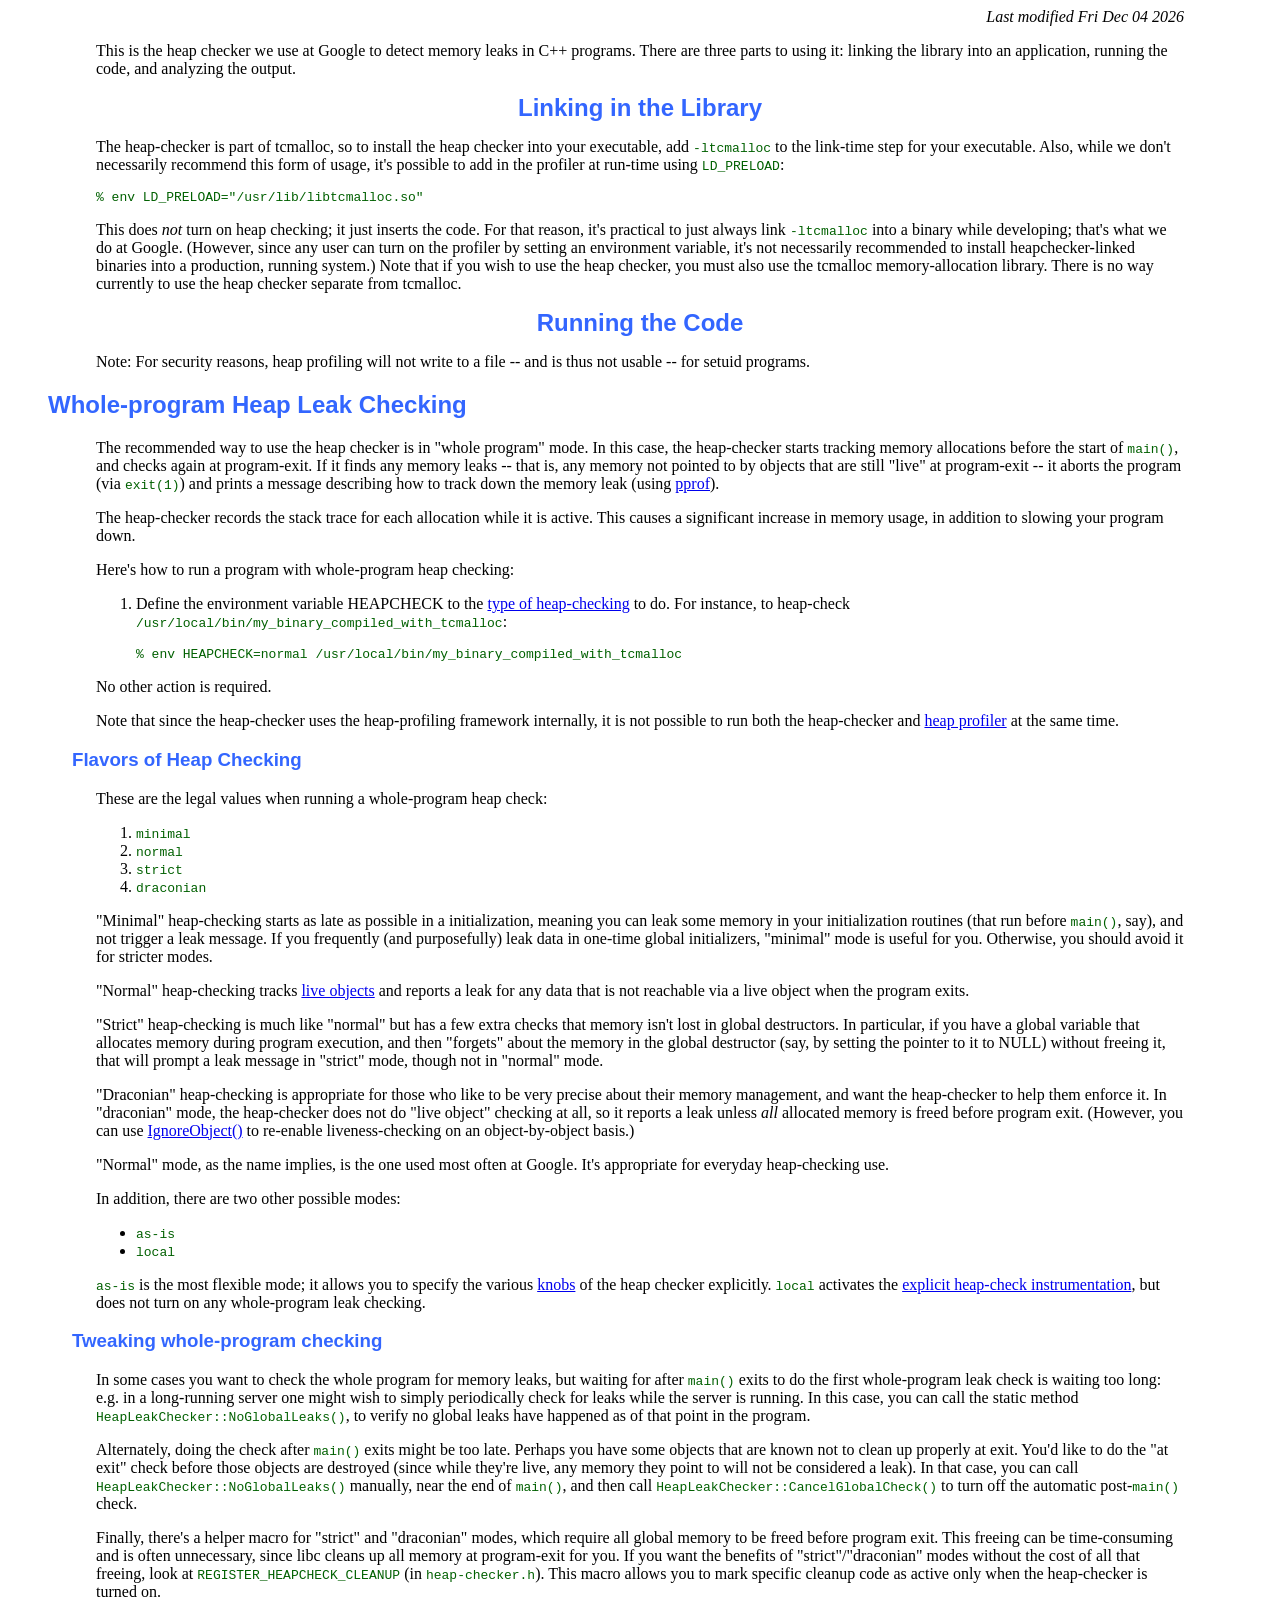
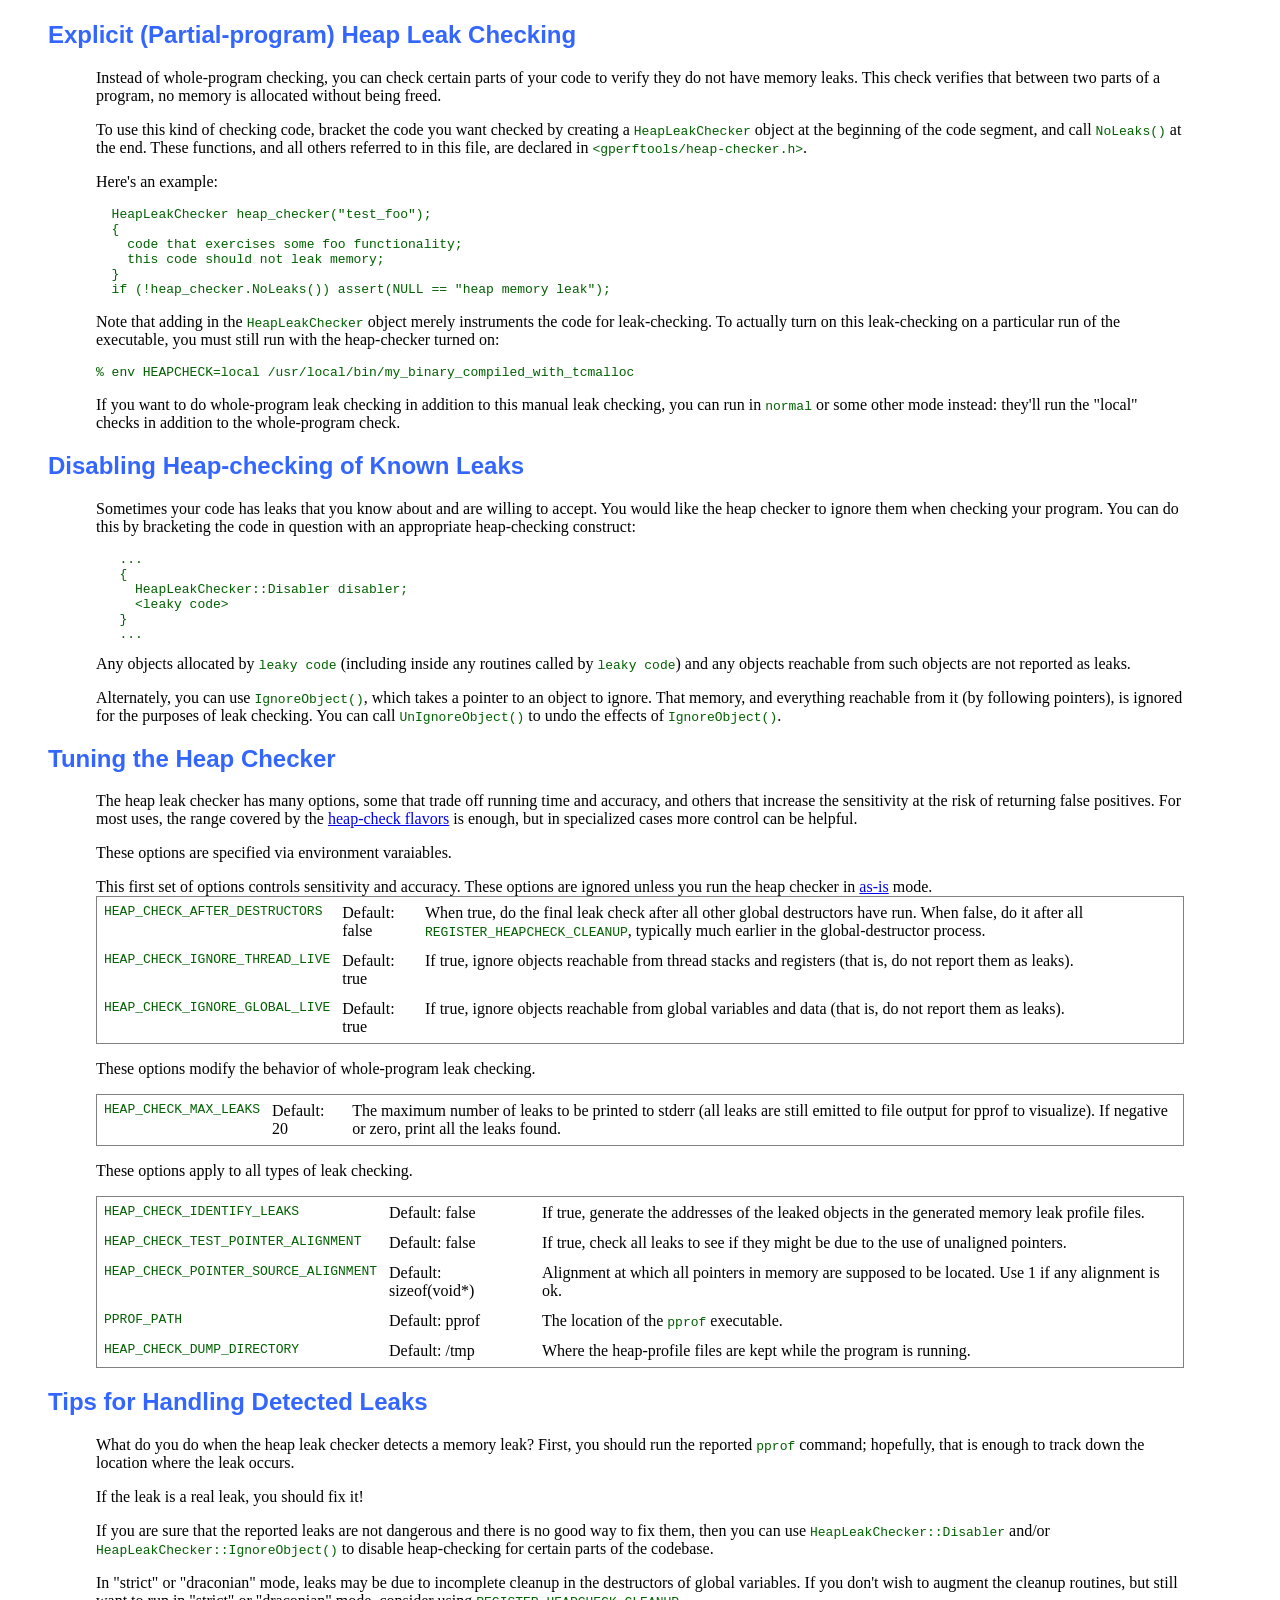
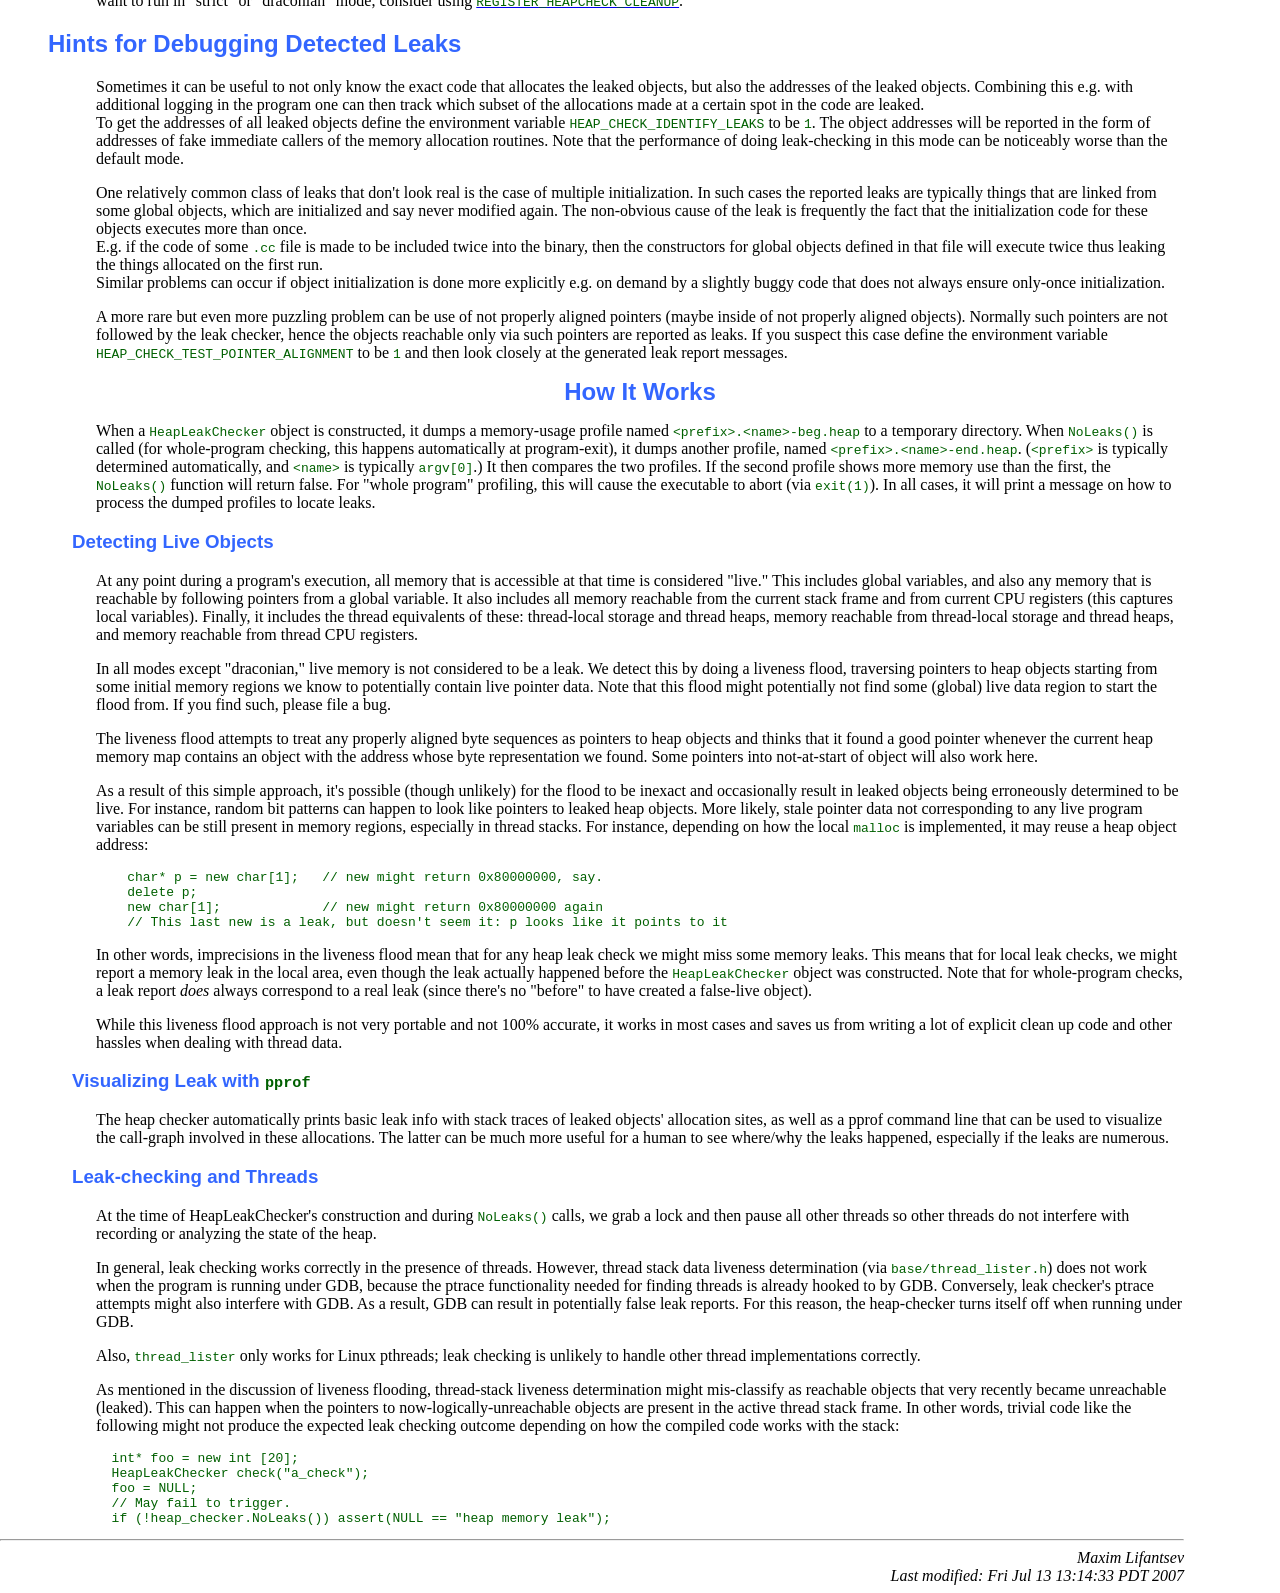
<file: docs/heap_checker.html>
<!DOCTYPE HTML PUBLIC "-//IETF//DTD HTML//EN">
<HTML>

<HEAD>
  <link rel="stylesheet" href="designstyle.css">
  <title>Gperftools Heap Leak Checker</title>
</HEAD>

<BODY>

<p align=right>
  <i>Last modified
  <script type=text/javascript>
    var lm = new Date(document.lastModified);
    document.write(lm.toDateString());
  </script></i>
</p>

<p>This is the heap checker we use at Google to detect memory leaks in
C++ programs.  There are three parts to using it: linking the library
into an application, running the code, and analyzing the output.</p>


<H1>Linking in the Library</H1>

<p>The heap-checker is part of tcmalloc, so to install the heap
checker into your executable, add <code>-ltcmalloc</code> to the
link-time step for your executable.  Also, while we don't necessarily
recommend this form of usage, it's possible to add in the profiler at
run-time using <code>LD_PRELOAD</code>:</p>
<pre>% env LD_PRELOAD="/usr/lib/libtcmalloc.so" <binary></pre>

<p>This does <i>not</i> turn on heap checking; it just inserts the
code.  For that reason, it's practical to just always link
<code>-ltcmalloc</code> into a binary while developing; that's what we
do at Google.  (However, since any user can turn on the profiler by
setting an environment variable, it's not necessarily recommended to
install heapchecker-linked binaries into a production, running
system.)  Note that if you wish to use the heap checker, you must
also use the tcmalloc memory-allocation library.  There is no way
currently to use the heap checker separate from tcmalloc.</p>


<h1>Running the Code</h1>

<p>Note: For security reasons, heap profiling will not write to a file
-- and is thus not usable -- for setuid programs.</p>

<h2><a name="whole_program">Whole-program Heap Leak Checking</a></h2>

<p>The recommended way to use the heap checker is in "whole program"
mode.  In this case, the heap-checker starts tracking memory
allocations before the start of <code>main()</code>, and checks again
at program-exit.  If it finds any memory leaks -- that is, any memory
not pointed to by objects that are still "live" at program-exit -- it
aborts the program (via <code>exit(1)</code>) and prints a message
describing how to track down the memory leak (using <A
HREF="heapprofile.html#pprof">pprof</A>).</p>

<p>The heap-checker records the stack trace for each allocation while
it is active. This causes a significant increase in memory usage, in
addition to slowing your program down.</p>

<p>Here's how to run a program with whole-program heap checking:</p>

<ol>
  <li> <p>Define the environment variable HEAPCHECK to the <A
       HREF="#types">type of heap-checking</A> to do.  For instance,
       to heap-check
       <code>/usr/local/bin/my_binary_compiled_with_tcmalloc</code>:</p>
       <pre>% env HEAPCHECK=normal /usr/local/bin/my_binary_compiled_with_tcmalloc</pre>
</ol>

<p>No other action is required.</p>

<p>Note that since the heap-checker uses the heap-profiling framework
internally, it is not possible to run both the heap-checker and <A
HREF="heapprofile.html">heap profiler</A> at the same time.</p>


<h3><a name="types">Flavors of Heap Checking</a></h3>

<p>These are the legal values when running a whole-program heap
check:</p>
<ol>
  <li> <code>minimal</code>
  <li> <code>normal</code>
  <li> <code>strict</code>
  <li> <code>draconian</code>
</ol>

<p>"Minimal" heap-checking starts as late as possible in a
initialization, meaning you can leak some memory in your
initialization routines (that run before <code>main()</code>, say),
and not trigger a leak message.  If you frequently (and purposefully)
leak data in one-time global initializers, "minimal" mode is useful
for you.  Otherwise, you should avoid it for stricter modes.</p>

<p>"Normal" heap-checking tracks <A HREF="#live">live objects</A> and
reports a leak for any data that is not reachable via a live object
when the program exits.</p>

<p>"Strict" heap-checking is much like "normal" but has a few extra
checks that memory isn't lost in global destructors.  In particular,
if you have a global variable that allocates memory during program
execution, and then "forgets" about the memory in the global
destructor (say, by setting the pointer to it to NULL) without freeing
it, that will prompt a leak message in "strict" mode, though not in
"normal" mode.</p>

<p>"Draconian" heap-checking is appropriate for those who like to be
very precise about their memory management, and want the heap-checker
to help them enforce it.  In "draconian" mode, the heap-checker does
not do "live object" checking at all, so it reports a leak unless
<i>all</i> allocated memory is freed before program exit. (However,
you can use <A HREF="#disable">IgnoreObject()</A> to re-enable
liveness-checking on an object-by-object basis.)</p>

<p>"Normal" mode, as the name implies, is the one used most often at
Google.  It's appropriate for everyday heap-checking use.</p>

<p>In addition, there are two other possible modes:</p>
<ul>
  <li> <code>as-is</code>
  <li> <code>local</code>
</ul>
<p><code>as-is</code> is the most flexible mode; it allows you to
specify the various <A HREF="#options">knobs</A> of the heap checker
explicitly.  <code>local</code> activates the <A
HREF="#explicit">explicit heap-check instrumentation</A>, but does not
turn on any whole-program leak checking.</p>


<h3><A NAME="tweaking">Tweaking whole-program checking</A></h3>

<p>In some cases you want to check the whole program for memory leaks,
but waiting for after <code>main()</code> exits to do the first
whole-program leak check is waiting too long: e.g. in a long-running
server one might wish to simply periodically check for leaks while the
server is running.  In this case, you can call the static method
<code>HeapLeakChecker::NoGlobalLeaks()</code>, to verify no global leaks have happened
as of that point in the program.</p>

<p>Alternately, doing the check after <code>main()</code> exits might
be too late.  Perhaps you have some objects that are known not to
clean up properly at exit.  You'd like to do the "at exit" check
before those objects are destroyed (since while they're live, any
memory they point to will not be considered a leak).  In that case,
you can call <code>HeapLeakChecker::NoGlobalLeaks()</code> manually, near the end of
<code>main()</code>, and then call <code>HeapLeakChecker::CancelGlobalCheck()</code> to
turn off the automatic post-<code>main()</code> check.</p>

<p>Finally, there's a helper macro for "strict" and "draconian" modes,
which require all global memory to be freed before program exit.  This
freeing can be time-consuming and is often unnecessary, since libc
cleans up all memory at program-exit for you.  If you want the
benefits of "strict"/"draconian" modes without the cost of all that
freeing, look at <code>REGISTER_HEAPCHECK_CLEANUP</code> (in
<code>heap-checker.h</code>).  This macro allows you to mark specific
cleanup code as active only when the heap-checker is turned on.</p>


<h2><a name="explicit">Explicit (Partial-program) Heap Leak Checking</h2>

<p>Instead of whole-program checking, you can check certain parts of your
code to verify they do not have memory leaks.  This check verifies that
between two parts of a program, no memory is allocated without being freed.</p>
<p>To use this kind of checking code, bracket the code you want
checked by creating a <code>HeapLeakChecker</code> object at the
beginning of the code segment, and call
<code>NoLeaks()</code> at the end.  These functions, and all others
referred to in this file, are declared in
<code>&lt;gperftools/heap-checker.h&gt;</code>.
</p>

<p>Here's an example:</p>
<pre>
  HeapLeakChecker heap_checker("test_foo");
  {
    code that exercises some foo functionality;
    this code should not leak memory;
  }
  if (!heap_checker.NoLeaks()) assert(NULL == "heap memory leak");
</pre>

<p>Note that adding in the <code>HeapLeakChecker</code> object merely
instruments the code for leak-checking.  To actually turn on this
leak-checking on a particular run of the executable, you must still
run with the heap-checker turned on:</p>
<pre>% env HEAPCHECK=local /usr/local/bin/my_binary_compiled_with_tcmalloc</pre>
<p>If you want to do whole-program leak checking in addition to this
manual leak checking, you can run in <code>normal</code> or some other
mode instead: they'll run the "local" checks in addition to the
whole-program check.</p>


<h2><a name="disable">Disabling Heap-checking of Known Leaks</a></h2>

<p>Sometimes your code has leaks that you know about and are willing
to accept.  You would like the heap checker to ignore them when
checking your program.  You can do this by bracketing the code in
question with an appropriate heap-checking construct:</p>
<pre>
   ...
   {
     HeapLeakChecker::Disabler disabler;
     &lt;leaky code&gt;
   }
   ...
</pre>
Any objects allocated by <code>leaky code</code> (including inside any
routines called by <code>leaky code</code>) and any objects reachable
from such objects are not reported as leaks.

<p>Alternately, you can use <code>IgnoreObject()</code>, which takes a
pointer to an object to ignore.  That memory, and everything reachable
from it (by following pointers), is ignored for the purposes of leak
checking.  You can call <code>UnIgnoreObject()</code> to undo the
effects of <code>IgnoreObject()</code>.</p>


<h2><a name="options">Tuning the Heap Checker</h2>

<p>The heap leak checker has many options, some that trade off running
time and accuracy, and others that increase the sensitivity at the
risk of returning false positives.  For most uses, the range covered
by the <A HREF="#types">heap-check flavors</A> is enough, but in
specialized cases more control can be helpful.</p>

<p>
These options are specified via environment varaiables.
</p>

<p>This first set of options controls sensitivity and accuracy.  These
options are ignored unless you run the heap checker in <A
HREF="#types">as-is</A> mode.

<table frame=box rules=sides cellpadding=5 width=100%>

<tr valign=top>
  <td><code>HEAP_CHECK_AFTER_DESTRUCTORS</code></td>
  <td>Default: false</td>
  <td>
    When true, do the final leak check after all other global
    destructors have run.  When false, do it after all
    <code>REGISTER_HEAPCHECK_CLEANUP</code>, typically much earlier in
    the global-destructor process.
  </td>
</tr>

<tr valign=top>
  <td><code>HEAP_CHECK_IGNORE_THREAD_LIVE</code></td>
  <td>Default: true</td>
  <td>
    If true, ignore objects reachable from thread stacks and registers
    (that is, do not report them as leaks).
  </td>
</tr>

<tr valign=top>
  <td><code>HEAP_CHECK_IGNORE_GLOBAL_LIVE</code></td>
  <td>Default: true</td>
  <td>
    If true, ignore objects reachable from global variables and data
    (that is, do not report them as leaks).
  </td>
</tr>

</table>

<p>These options modify the behavior of whole-program leak
checking.</p>

<table frame=box rules=sides cellpadding=5 width=100%>

<tr valign=top>
  <td><code>HEAP_CHECK_MAX_LEAKS</code></td>
  <td>Default: 20</td>
  <td>
    The maximum number of leaks to be printed to stderr (all leaks are still
    emitted to file output for pprof to visualize). If negative or zero,
    print all the leaks found.
  </td>
</tr>


</table>

<p>These options apply to all types of leak checking.</p>

<table frame=box rules=sides cellpadding=5 width=100%>

<tr valign=top>
  <td><code>HEAP_CHECK_IDENTIFY_LEAKS</code></td>
  <td>Default: false</td>
  <td>
    If true, generate the addresses of the leaked objects in the
    generated memory leak profile files.
  </td>
</tr>

<tr valign=top>
  <td><code>HEAP_CHECK_TEST_POINTER_ALIGNMENT</code></td>
  <td>Default: false</td>
  <td>
    If true, check all leaks to see if they might be due to the use
    of unaligned pointers.
  </td>
</tr>

<tr valign=top>
  <td><code>HEAP_CHECK_POINTER_SOURCE_ALIGNMENT</code></td>
  <td>Default: sizeof(void*)</td>
  <td>
    Alignment at which all pointers in memory are supposed to be located.
    Use 1 if any alignment is ok.
  </td>
</tr>

<tr valign=top>
  <td><code>PPROF_PATH</code></td>
  <td>Default: pprof</td>
<td>
    The location of the <code>pprof</code> executable.
  </td>
</tr>

<tr valign=top>
  <td><code>HEAP_CHECK_DUMP_DIRECTORY</code></td>
  <td>Default: /tmp</td>
  <td>
    Where the heap-profile files are kept while the program is running.
  </td>
</tr>

</table>


<h2>Tips for Handling Detected Leaks</h2>

<p>What do you do when the heap leak checker detects a memory leak?
First, you should run the reported <code>pprof</code> command;
hopefully, that is enough to track down the location where the leak
occurs.</p>

<p>If the leak is a real leak, you should fix it!</p>

<p>If you are sure that the reported leaks are not dangerous and there
is no good way to fix them, then you can use
<code>HeapLeakChecker::Disabler</code> and/or
<code>HeapLeakChecker::IgnoreObject()</code> to disable heap-checking
for certain parts of the codebase.</p>

<p>In "strict" or "draconian" mode, leaks may be due to incomplete
cleanup in the destructors of global variables.  If you don't wish to
augment the cleanup routines, but still want to run in "strict" or
"draconian" mode, consider using <A
HREF="#tweaking"><code>REGISTER_HEAPCHECK_CLEANUP</code></A>.</p>

<h2>Hints for Debugging Detected Leaks</h2>

<p>Sometimes it can be useful to not only know the exact code that
allocates the leaked objects, but also the addresses of the leaked objects.
Combining this e.g. with additional logging in the program
one can then track which subset of the allocations
made at a certain spot in the code are leaked.
<br/>
To get the addresses of all leaked objects
  define the environment variable <code>HEAP_CHECK_IDENTIFY_LEAKS</code>
  to be <code>1</code>.
The object addresses will be reported in the form of addresses
of fake immediate callers of the memory allocation routines.
Note that the performance of doing leak-checking in this mode
can be noticeably worse than the default mode.
</p>

<p>One relatively common class of leaks that don't look real
is the case of multiple initialization.
In such cases the reported leaks are typically things that are
linked from some global objects,
which are initialized and say never modified again.
The non-obvious cause of the leak is frequently the fact that
the initialization code for these objects executes more than once.
<br/>
E.g. if the code of some <code>.cc</code> file is made to be included twice
into the binary, then the constructors for global objects defined in that file
will execute twice thus leaking the things allocated on the first run.
<br/>
Similar problems can occur if object initialization is done more explicitly
e.g. on demand by a slightly buggy code
that does not always ensure only-once initialization.
</p>

<p>
A more rare but even more puzzling problem can be use of not properly
aligned pointers (maybe inside of not properly aligned objects).
Normally such pointers are not followed by the leak checker,
hence the objects reachable only via such pointers are reported as leaks.
If you suspect this case
  define the environment variable <code>HEAP_CHECK_TEST_POINTER_ALIGNMENT</code>
  to be <code>1</code>
and then look closely at the generated leak report messages.
</p>

<h1>How It Works</h1>

<p>When a <code>HeapLeakChecker</code> object is constructed, it dumps
a memory-usage profile named
<code>&lt;prefix&gt;.&lt;name&gt;-beg.heap</code> to a temporary
directory.  When <code>NoLeaks()</code>
is called (for whole-program checking, this happens automatically at
program-exit), it dumps another profile, named
<code>&lt;prefix&gt;.&lt;name&gt;-end.heap</code>.
(<code>&lt;prefix&gt;</code> is typically determined automatically,
and <code>&lt;name&gt;</code> is typically <code>argv[0]</code>.)  It
then compares the two profiles.  If the second profile shows
more memory use than the first, the
<code>NoLeaks()</code> function will
return false.  For "whole program" profiling, this will cause the
executable to abort (via <code>exit(1)</code>).  In all cases, it will
print a message on how to process the dumped profiles to locate
leaks.</p>

<h3><A name=live>Detecting Live Objects</A></h3>

<p>At any point during a program's execution, all memory that is
accessible at that time is considered "live."  This includes global
variables, and also any memory that is reachable by following pointers
from a global variable.  It also includes all memory reachable from
the current stack frame and from current CPU registers (this captures
local variables).  Finally, it includes the thread equivalents of
these: thread-local storage and thread heaps, memory reachable from
thread-local storage and thread heaps, and memory reachable from
thread CPU registers.</p>

<p>In all modes except "draconian," live memory is not
considered to be a leak.  We detect this by doing a liveness flood,
traversing pointers to heap objects starting from some initial memory
regions we know to potentially contain live pointer data.  Note that
this flood might potentially not find some (global) live data region
to start the flood from.  If you find such, please file a bug.</p>

<p>The liveness flood attempts to treat any properly aligned byte
sequences as pointers to heap objects and thinks that it found a good
pointer whenever the current heap memory map contains an object with
the address whose byte representation we found.  Some pointers into
not-at-start of object will also work here.</p>

<p>As a result of this simple approach, it's possible (though
unlikely) for the flood to be inexact and occasionally result in
leaked objects being erroneously determined to be live.  For instance,
random bit patterns can happen to look like pointers to leaked heap
objects.  More likely, stale pointer data not corresponding to any
live program variables can be still present in memory regions,
especially in thread stacks.  For instance, depending on how the local
<code>malloc</code> is implemented, it may reuse a heap object
address:</p>
<pre>
    char* p = new char[1];   // new might return 0x80000000, say.
    delete p;
    new char[1];             // new might return 0x80000000 again
    // This last new is a leak, but doesn't seem it: p looks like it points to it
</pre>

<p>In other words, imprecisions in the liveness flood mean that for
any heap leak check we might miss some memory leaks.  This means that
for local leak checks, we might report a memory leak in the local
area, even though the leak actually happened before the
<code>HeapLeakChecker</code> object was constructed.  Note that for
whole-program checks, a leak report <i>does</i> always correspond to a
real leak (since there's no "before" to have created a false-live
object).</p>

<p>While this liveness flood approach is not very portable and not
100% accurate, it works in most cases and saves us from writing a lot
of explicit clean up code and other hassles when dealing with thread
data.</p>


<h3>Visualizing Leak with <code>pprof</code></h3>

<p>
The heap checker automatically prints basic leak info with stack traces of
leaked objects' allocation sites, as well as a pprof command line that can be
used to visualize the call-graph involved in these allocations.
The latter can be much more useful for a human
to see where/why the leaks happened, especially if the leaks are numerous.
</p>

<h3>Leak-checking and Threads</h3>

<p>At the time of HeapLeakChecker's construction and during
<code>NoLeaks()</code> calls, we grab a lock
and then pause all other threads so other threads do not interfere
with recording or analyzing the state of the heap.</p>

<p>In general, leak checking works correctly in the presence of
threads.  However, thread stack data liveness determination (via
<code>base/thread_lister.h</code>) does not work when the program is
running under GDB, because the ptrace functionality needed for finding
threads is already hooked to by GDB.  Conversely, leak checker's
ptrace attempts might also interfere with GDB.  As a result, GDB can
result in potentially false leak reports.  For this reason, the
heap-checker turns itself off when running under GDB.</p>

<p>Also, <code>thread_lister</code> only works for Linux pthreads;
leak checking is unlikely to handle other thread implementations
correctly.</p>

<p>As mentioned in the discussion of liveness flooding, thread-stack
liveness determination might mis-classify as reachable objects that
very recently became unreachable (leaked).  This can happen when the
pointers to now-logically-unreachable objects are present in the
active thread stack frame.  In other words, trivial code like the
following might not produce the expected leak checking outcome
depending on how the compiled code works with the stack:</p>
<pre>
  int* foo = new int [20];
  HeapLeakChecker check("a_check");
  foo = NULL;
  // May fail to trigger.
  if (!heap_checker.NoLeaks()) assert(NULL == "heap memory leak");
</pre>


<hr>
<address>Maxim Lifantsev<br>
<!-- Created: Tue Dec 19 10:43:14 PST 2000 -->
<!-- hhmts start -->
Last modified: Fri Jul 13 13:14:33 PDT 2007
<!-- hhmts end -->
</address>
</body>
</html>
</file>
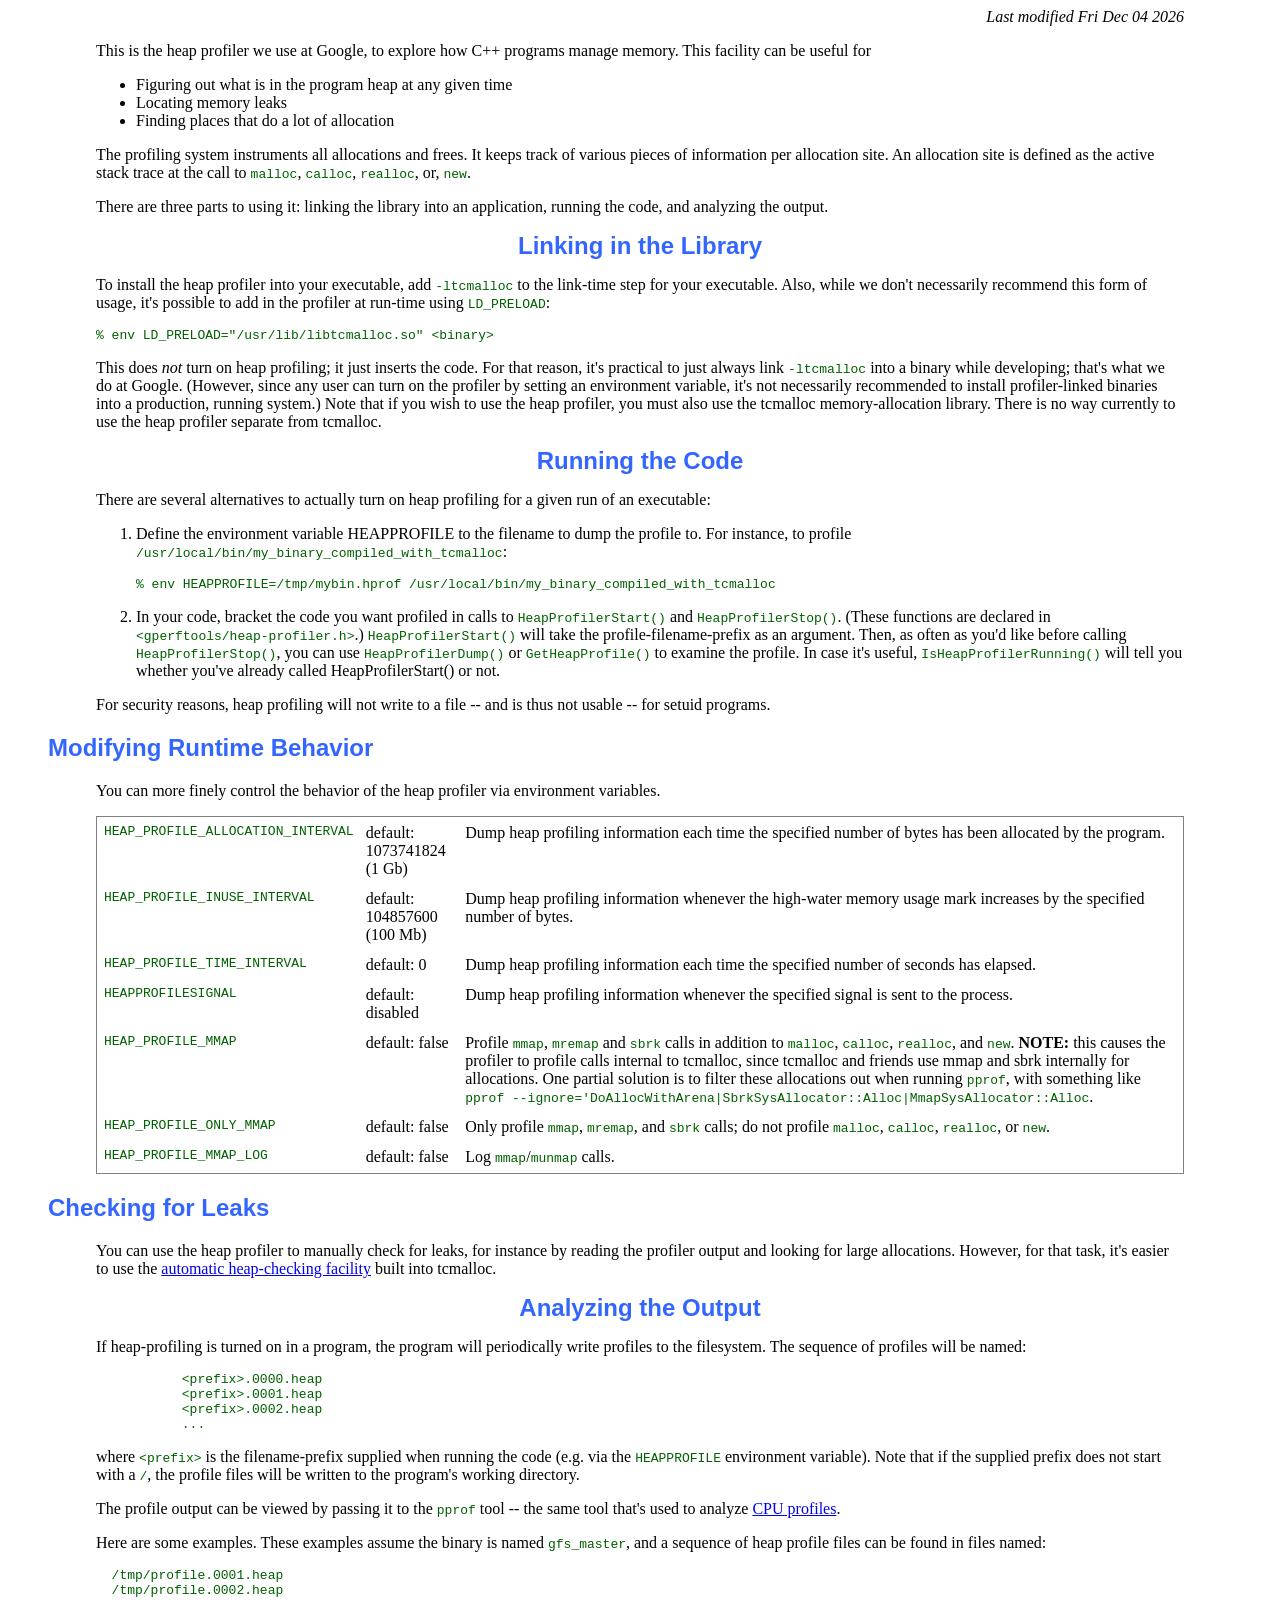
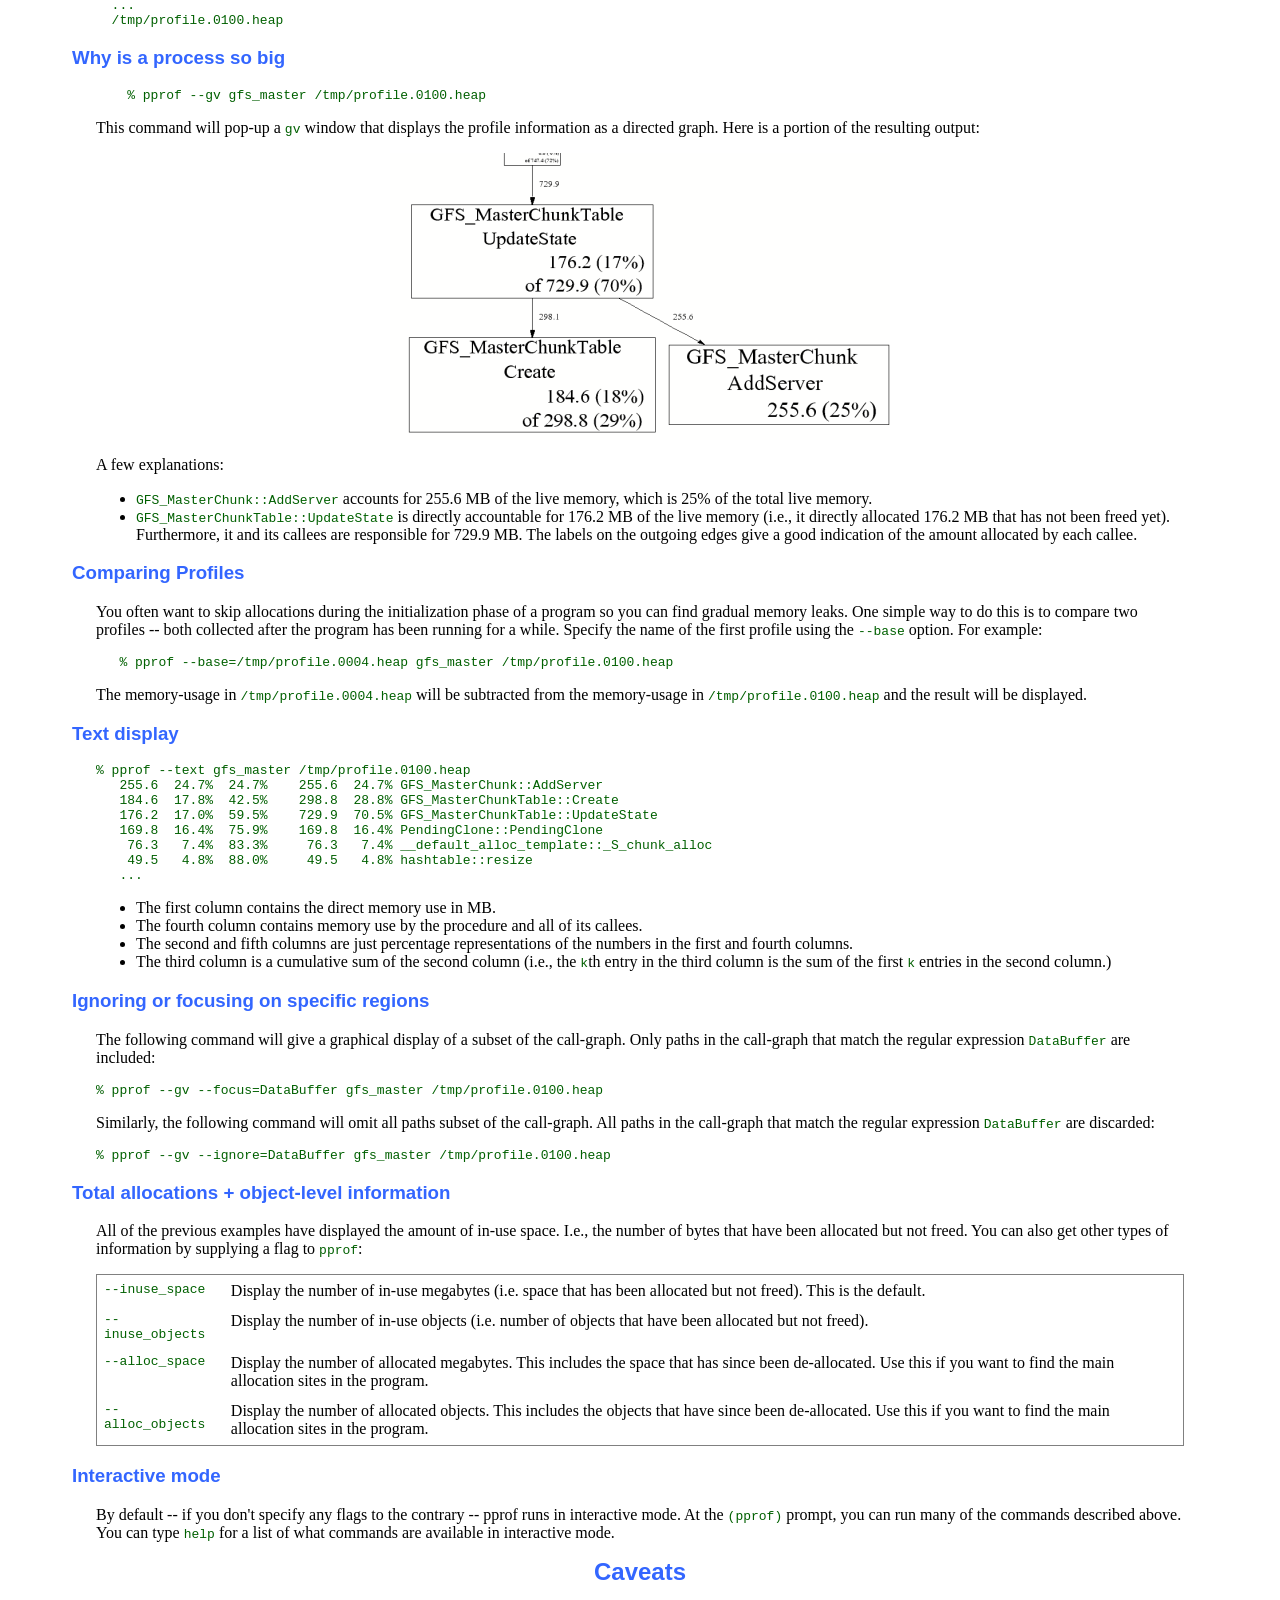
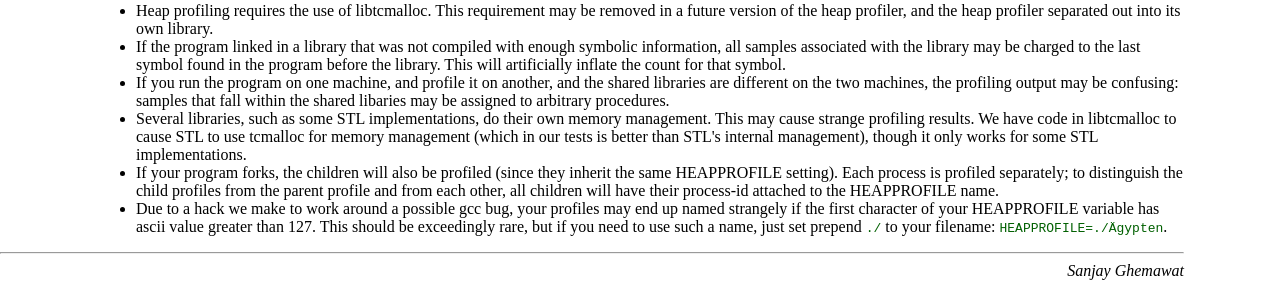
<file: docs/heapprofile.html>
<!DOCTYPE HTML PUBLIC "-//IETF//DTD HTML//EN">
<HTML>

<HEAD>
  <link rel="stylesheet" href="designstyle.css">
  <title>Gperftools Heap Profiler</title>
</HEAD>

<BODY>

<p align=right>
  <i>Last modified
  <script type=text/javascript>
    var lm = new Date(document.lastModified);
    document.write(lm.toDateString());
  </script></i>
</p>

<p>This is the heap profiler we use at Google, to explore how C++
programs manage memory.  This facility can be useful for</p>
<ul>
  <li> Figuring out what is in the program heap at any given time
  <li> Locating memory leaks
  <li> Finding places that do a lot of allocation
</ul>

<p>The profiling system instruments all allocations and frees.  It
keeps track of various pieces of information per allocation site.  An
allocation site is defined as the active stack trace at the call to
<code>malloc</code>, <code>calloc</code>, <code>realloc</code>, or,
<code>new</code>.</p>

<p>There are three parts to using it: linking the library into an
application, running the code, and analyzing the output.</p>


<h1>Linking in the Library</h1>

<p>To install the heap profiler into your executable, add
<code>-ltcmalloc</code> to the link-time step for your executable.
Also, while we don't necessarily recommend this form of usage, it's
possible to add in the profiler at run-time using
<code>LD_PRELOAD</code>:
<pre>% env LD_PRELOAD="/usr/lib/libtcmalloc.so" &lt;binary&gt;</pre>

<p>This does <i>not</i> turn on heap profiling; it just inserts the
code.  For that reason, it's practical to just always link
<code>-ltcmalloc</code> into a binary while developing; that's what we
do at Google.  (However, since any user can turn on the profiler by
setting an environment variable, it's not necessarily recommended to
install profiler-linked binaries into a production, running
system.)  Note that if you wish to use the heap profiler, you must
also use the tcmalloc memory-allocation library.  There is no way
currently to use the heap profiler separate from tcmalloc.</p>


<h1>Running the Code</h1>

<p>There are several alternatives to actually turn on heap profiling
for a given run of an executable:</p>

<ol>
  <li> <p>Define the environment variable HEAPPROFILE to the filename
       to dump the profile to.  For instance, to profile
       <code>/usr/local/bin/my_binary_compiled_with_tcmalloc</code>:</p>
       <pre>% env HEAPPROFILE=/tmp/mybin.hprof /usr/local/bin/my_binary_compiled_with_tcmalloc</pre>
  <li> <p>In your code, bracket the code you want profiled in calls to
       <code>HeapProfilerStart()</code> and <code>HeapProfilerStop()</code>.
       (These functions are declared in <code>&lt;gperftools/heap-profiler.h&gt;</code>.)
       <code>HeapProfilerStart()</code> will take the
       profile-filename-prefix as an argument.  Then, as often as
       you'd like before calling <code>HeapProfilerStop()</code>, you
       can use <code>HeapProfilerDump()</code> or
       <code>GetHeapProfile()</code> to examine the profile.  In case
       it's useful, <code>IsHeapProfilerRunning()</code> will tell you
       whether you've already called HeapProfilerStart() or not.</p>
</ol>


<p>For security reasons, heap profiling will not write to a file --
and is thus not usable -- for setuid programs.</p>

<H2>Modifying Runtime Behavior</H2>

<p>You can more finely control the behavior of the heap profiler via
environment variables.</p>

<table frame=box rules=sides cellpadding=5 width=100%>

<tr valign=top>
  <td><code>HEAP_PROFILE_ALLOCATION_INTERVAL</code></td>
  <td>default: 1073741824 (1 Gb)</td>
  <td>
    Dump heap profiling information each time the specified number of
    bytes has been allocated by the program.
  </td>
</tr>

<tr valign=top>
  <td><code>HEAP_PROFILE_INUSE_INTERVAL</code></td>
  <td>default: 104857600 (100 Mb)</td>
  <td>
    Dump heap profiling information whenever the high-water memory
    usage mark increases by the specified number of bytes.
  </td>
</tr>

<tr valign=top>
  <td><code>HEAP_PROFILE_TIME_INTERVAL</code></td>
  <td>default: 0</td>
  <td>
    Dump heap profiling information each time the specified
    number of seconds has elapsed.
  </td>
</tr>

<tr valign=top>
  <td><code>HEAPPROFILESIGNAL</code></td>
  <td>default: disabled</td>
  <td>
    Dump heap profiling information whenever the specified signal is sent to the
    process.
  </td>
</tr>

<tr valign=top>
  <td><code>HEAP_PROFILE_MMAP</code></td>
  <td>default: false</td>
  <td>
    Profile <code>mmap</code>, <code>mremap</code> and <code>sbrk</code>
    calls in addition
    to <code>malloc</code>, <code>calloc</code>, <code>realloc</code>,
    and <code>new</code>.  <b>NOTE:</b> this causes the profiler to
    profile calls internal to tcmalloc, since tcmalloc and friends use
    mmap and sbrk internally for allocations.  One partial solution is
    to filter these allocations out when running <code>pprof</code>,
    with something like
    <code>pprof --ignore='DoAllocWithArena|SbrkSysAllocator::Alloc|MmapSysAllocator::Alloc</code>.
  </td>
</tr>

<tr valign=top>
  <td><code>HEAP_PROFILE_ONLY_MMAP</code></td>
  <td>default: false</td>
  <td>
    Only profile <code>mmap</code>, <code>mremap</code>, and <code>sbrk</code>
    calls; do not profile
    <code>malloc</code>, <code>calloc</code>, <code>realloc</code>,
    or <code>new</code>.
  </td>
</tr>

<tr valign=top>
  <td><code>HEAP_PROFILE_MMAP_LOG</code></td>
  <td>default: false</td>
  <td>
    Log <code>mmap</code>/<code>munmap</code> calls.
  </td>
</tr>

</table>

<H2>Checking for Leaks</H2>

<p>You can use the heap profiler to manually check for leaks, for
instance by reading the profiler output and looking for large
allocations.  However, for that task, it's easier to use the <A
HREF="heap_checker.html">automatic heap-checking facility</A> built
into tcmalloc.</p>


<h1><a name="pprof">Analyzing the Output</a></h1>

<p>If heap-profiling is turned on in a program, the program will
periodically write profiles to the filesystem.  The sequence of
profiles will be named:</p>
<pre>
           &lt;prefix&gt;.0000.heap
           &lt;prefix&gt;.0001.heap
           &lt;prefix&gt;.0002.heap
           ...
</pre>
<p>where <code>&lt;prefix&gt;</code> is the filename-prefix supplied
when running the code (e.g. via the <code>HEAPPROFILE</code>
environment variable).  Note that if the supplied prefix
does not start with a <code>/</code>, the profile files will be
written to the program's working directory.</p>

<p>The profile output can be viewed by passing it to the
<code>pprof</code> tool -- the same tool that's used to analyze <A
HREF="cpuprofile.html">CPU profiles</A>.

<p>Here are some examples.  These examples assume the binary is named
<code>gfs_master</code>, and a sequence of heap profile files can be
found in files named:</p>
<pre>
  /tmp/profile.0001.heap
  /tmp/profile.0002.heap
  ...
  /tmp/profile.0100.heap
</pre>

<h3>Why is a process so big</h3>

<pre>
    % pprof --gv gfs_master /tmp/profile.0100.heap
</pre>

<p>This command will pop-up a <code>gv</code> window that displays
the profile information as a directed graph.  Here is a portion
of the resulting output:</p>

<p><center>
<img src="heap-example1.png">
</center></p>

A few explanations:
<ul>
<li> <code>GFS_MasterChunk::AddServer</code> accounts for 255.6 MB
     of the live memory, which is 25% of the total live memory.
<li> <code>GFS_MasterChunkTable::UpdateState</code> is directly
     accountable for 176.2 MB of the live memory (i.e., it directly
     allocated 176.2 MB that has not been freed yet).  Furthermore,
     it and its callees are responsible for 729.9 MB.  The
     labels on the outgoing edges give a good indication of the
     amount allocated by each callee.
</ul>

<h3>Comparing Profiles</h3>

<p>You often want to skip allocations during the initialization phase
of a program so you can find gradual memory leaks.  One simple way to
do this is to compare two profiles -- both collected after the program
has been running for a while.  Specify the name of the first profile
using the <code>--base</code> option.  For example:</p>
<pre>
   % pprof --base=/tmp/profile.0004.heap gfs_master /tmp/profile.0100.heap
</pre>

<p>The memory-usage in <code>/tmp/profile.0004.heap</code> will be
subtracted from the memory-usage in
<code>/tmp/profile.0100.heap</code> and the result will be
displayed.</p>

<h3>Text display</h3>

<pre>
% pprof --text gfs_master /tmp/profile.0100.heap
   255.6  24.7%  24.7%    255.6  24.7% GFS_MasterChunk::AddServer
   184.6  17.8%  42.5%    298.8  28.8% GFS_MasterChunkTable::Create
   176.2  17.0%  59.5%    729.9  70.5% GFS_MasterChunkTable::UpdateState
   169.8  16.4%  75.9%    169.8  16.4% PendingClone::PendingClone
    76.3   7.4%  83.3%     76.3   7.4% __default_alloc_template::_S_chunk_alloc
    49.5   4.8%  88.0%     49.5   4.8% hashtable::resize
   ...
</pre>

<p>
<ul>
  <li> The first column contains the direct memory use in MB.
  <li> The fourth column contains memory use by the procedure
       and all of its callees.
  <li> The second and fifth columns are just percentage
       representations of the numbers in the first and fourth columns.
  <li> The third column is a cumulative sum of the second column
       (i.e., the <code>k</code>th entry in the third column is the
       sum of the first <code>k</code> entries in the second column.)
</ul>

<h3>Ignoring or focusing on specific regions</h3>

<p>The following command will give a graphical display of a subset of
the call-graph.  Only paths in the call-graph that match the regular
expression <code>DataBuffer</code> are included:</p>
<pre>
% pprof --gv --focus=DataBuffer gfs_master /tmp/profile.0100.heap
</pre>

<p>Similarly, the following command will omit all paths subset of the
call-graph.  All paths in the call-graph that match the regular
expression <code>DataBuffer</code> are discarded:</p>
<pre>
% pprof --gv --ignore=DataBuffer gfs_master /tmp/profile.0100.heap
</pre>

<h3>Total allocations + object-level information</h3>

<p>All of the previous examples have displayed the amount of in-use
space.  I.e., the number of bytes that have been allocated but not
freed.  You can also get other types of information by supplying a
flag to <code>pprof</code>:</p>

<center>
<table frame=box rules=sides cellpadding=5 width=100%>

<tr valign=top>
  <td><code>--inuse_space</code></td>
  <td>
     Display the number of in-use megabytes (i.e. space that has
     been allocated but not freed).  This is the default.
  </td>
</tr>

<tr valign=top>
  <td><code>--inuse_objects</code></td>
  <td>
     Display the number of in-use objects (i.e. number of
     objects that have been allocated but not freed).
  </td>
</tr>

<tr valign=top>
  <td><code>--alloc_space</code></td>
  <td>
     Display the number of allocated megabytes.  This includes
     the space that has since been de-allocated.  Use this
     if you want to find the main allocation sites in the
     program.
  </td>
</tr>

<tr valign=top>
  <td><code>--alloc_objects</code></td>
  <td>
     Display the number of allocated objects.  This includes
     the objects that have since been de-allocated.  Use this
     if you want to find the main allocation sites in the
     program.
  </td>

</table>
</center>


<h3>Interactive mode</a></h3>

<p>By default -- if you don't specify any flags to the contrary --
pprof runs in interactive mode.  At the <code>(pprof)</code> prompt,
you can run many of the commands described above.  You can type
<code>help</code> for a list of what commands are available in
interactive mode.</p>


<h1>Caveats</h1>

<ul>
  <li> Heap profiling requires the use of libtcmalloc.  This
       requirement may be removed in a future version of the heap
       profiler, and the heap profiler separated out into its own
       library.
     
  <li> If the program linked in a library that was not compiled
       with enough symbolic information, all samples associated
       with the library may be charged to the last symbol found
       in the program before the library.  This will artificially
       inflate the count for that symbol.

  <li> If you run the program on one machine, and profile it on
       another, and the shared libraries are different on the two
       machines, the profiling output may be confusing: samples that
       fall within the shared libaries may be assigned to arbitrary
       procedures.

  <li> Several libraries, such as some STL implementations, do their
       own memory management.  This may cause strange profiling
       results.  We have code in libtcmalloc to cause STL to use
       tcmalloc for memory management (which in our tests is better
       than STL's internal management), though it only works for some
       STL implementations.

  <li> If your program forks, the children will also be profiled
       (since they inherit the same HEAPPROFILE setting).  Each
       process is profiled separately; to distinguish the child
       profiles from the parent profile and from each other, all
       children will have their process-id attached to the HEAPPROFILE
       name.
     
  <li> Due to a hack we make to work around a possible gcc bug, your
       profiles may end up named strangely if the first character of
       your HEAPPROFILE variable has ascii value greater than 127.
       This should be exceedingly rare, but if you need to use such a
       name, just set prepend <code>./</code> to your filename:
       <code>HEAPPROFILE=./&Auml;gypten</code>.
</ul>

<hr>
<address>Sanjay Ghemawat
<!-- Created: Tue Dec 19 10:43:14 PST 2000 -->
</address>
</body>
</html>
</file>
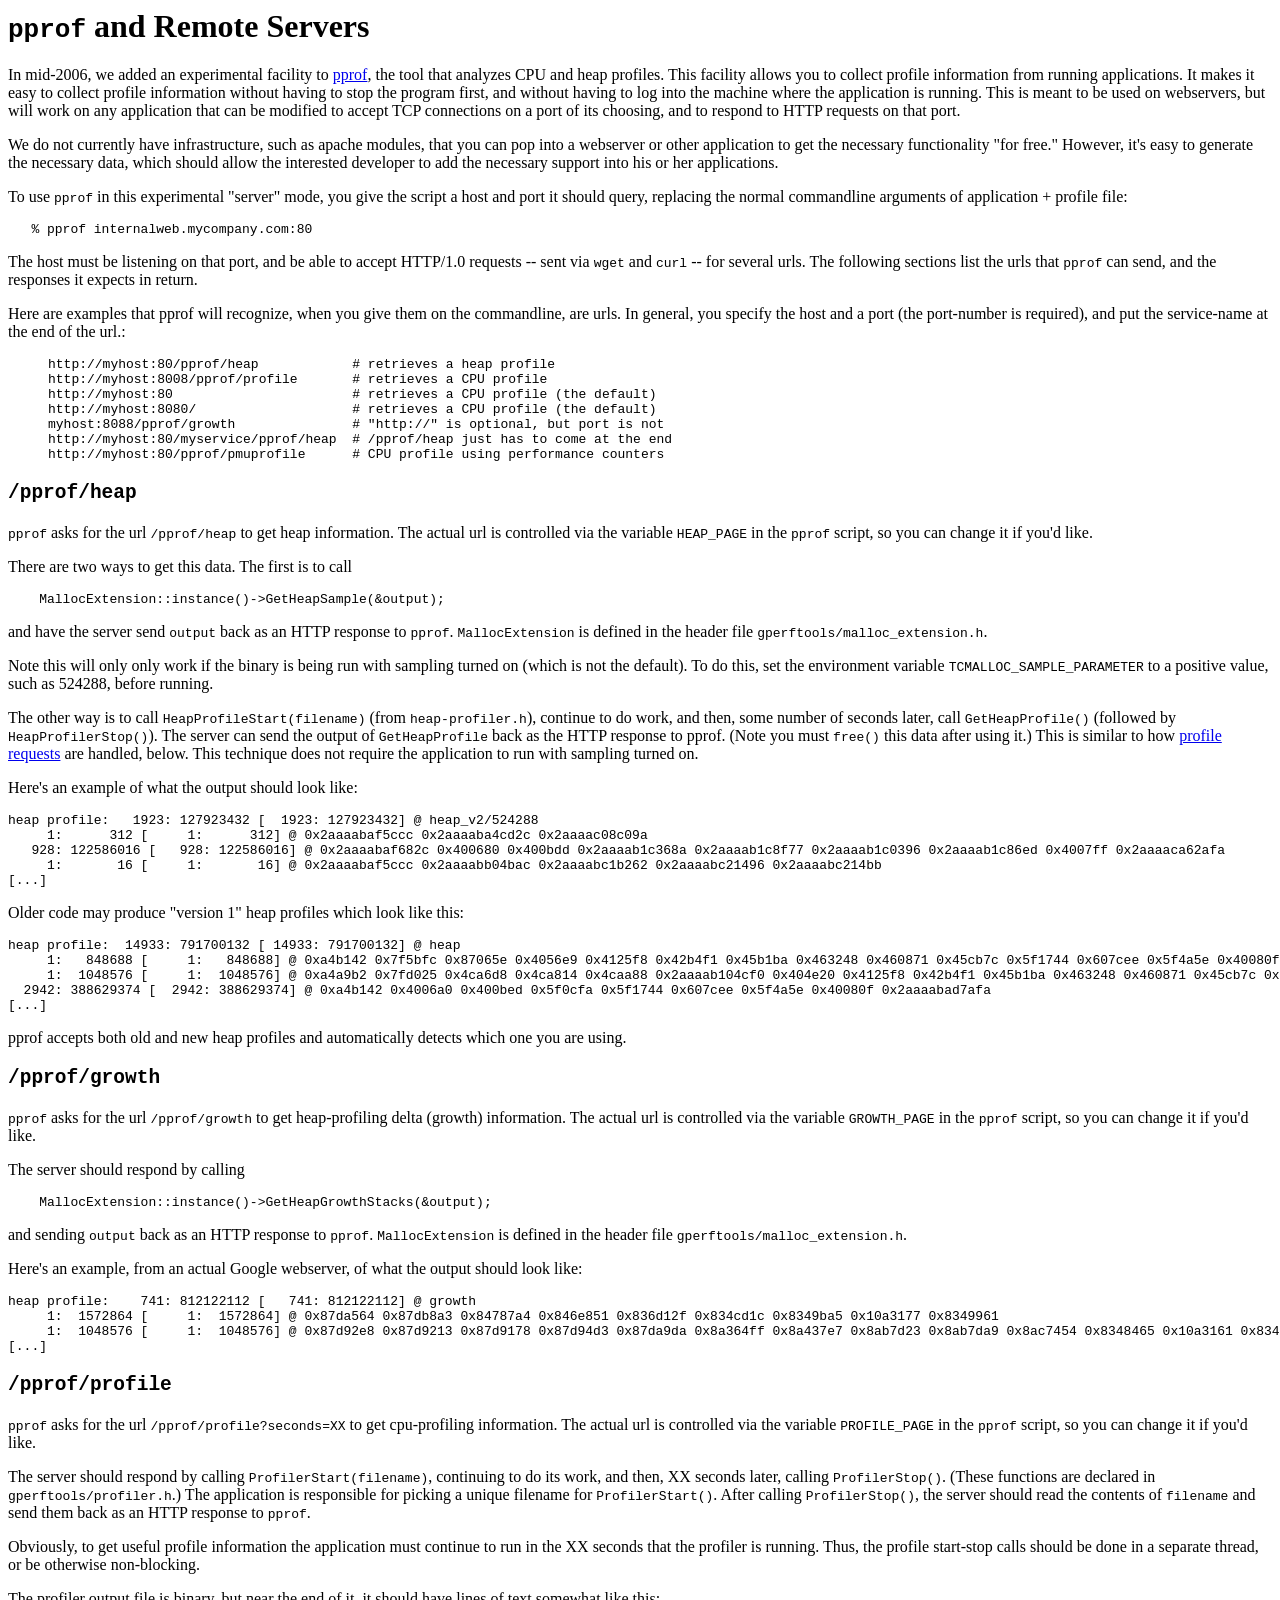
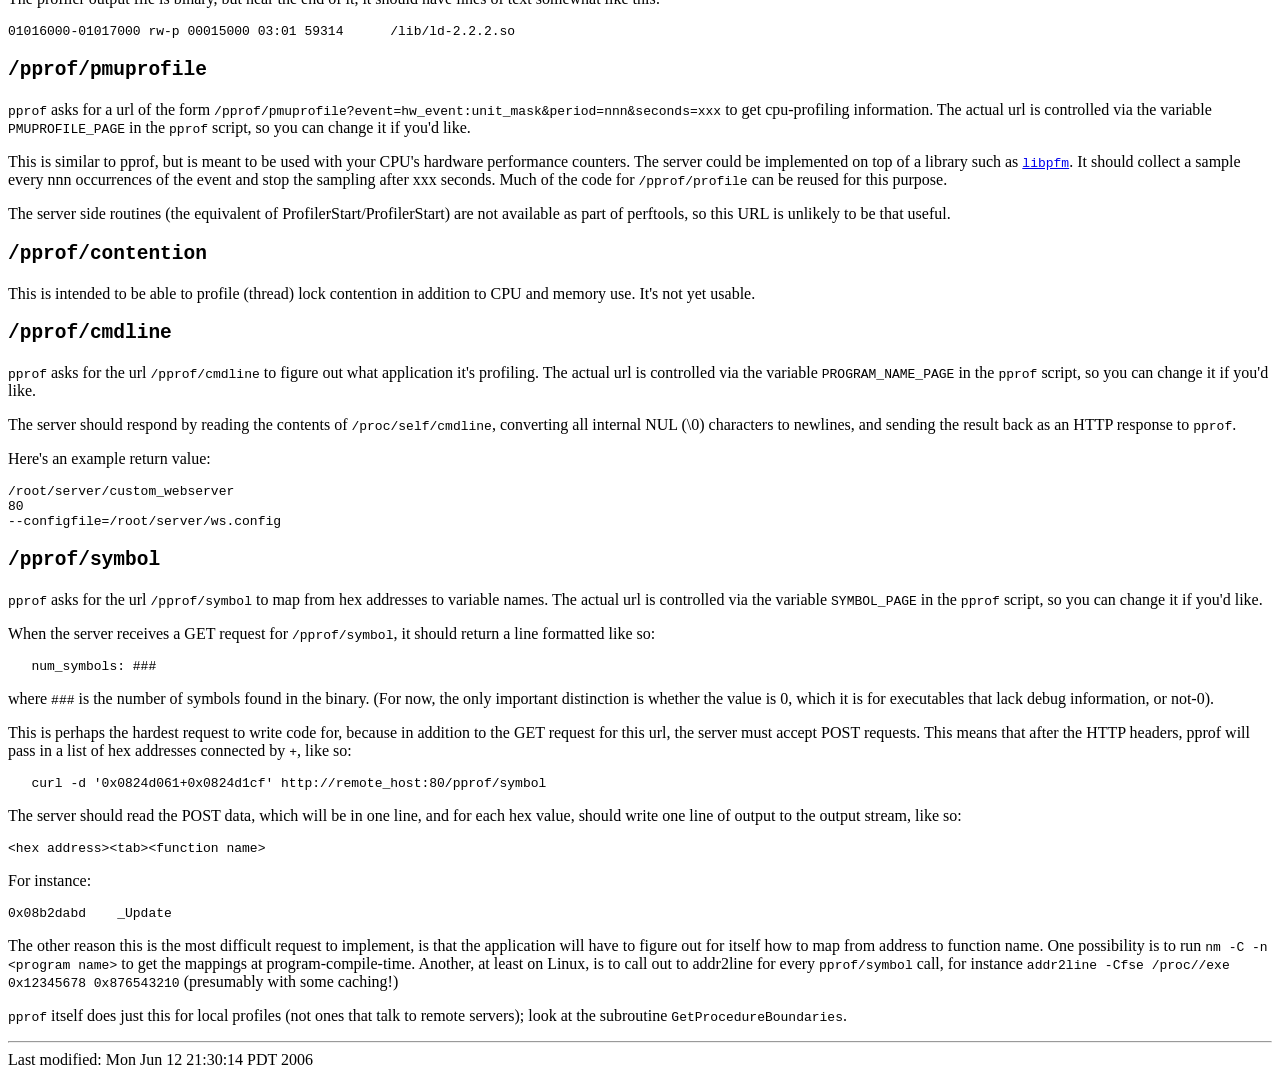
<file: docs/pprof_remote_servers.html>
<HTML>

<HEAD>
<title>pprof and Remote Servers</title>
</HEAD>

<BODY>

<h1><code>pprof</code> and Remote Servers</h1>

<p>In mid-2006, we added an experimental facility to <A
HREF="cpu_profiler.html">pprof</A>, the tool that analyzes CPU and
heap profiles.  This facility allows you to collect profile
information from running applications.  It makes it easy to collect
profile information without having to stop the program first, and
without having to log into the machine where the application is
running.  This is meant to be used on webservers, but will work on any
application that can be modified to accept TCP connections on a port
of its choosing, and to respond to HTTP requests on that port.</p>

<p>We do not currently have infrastructure, such as apache modules,
that you can pop into a webserver or other application to get the
necessary functionality "for free."  However, it's easy to generate
the necessary data, which should allow the interested developer to add
the necessary support into his or her applications.</p>

<p>To use <code>pprof</code> in this experimental "server" mode, you
give the script a host and port it should query, replacing the normal
commandline arguments of application + profile file:</p>
<pre>
   % pprof internalweb.mycompany.com:80
</pre>

<p>The host must be listening on that port, and be able to accept HTTP/1.0
requests -- sent via <code>wget</code> and <code>curl</code> -- for
several urls.  The following sections list the urls that
<code>pprof</code> can send, and the responses it expects in
return.</p>

<p>Here are examples that pprof will recognize, when you give them
on the commandline, are urls.  In general, you
specify the host and a port (the port-number is required), and put
the service-name at the end of the url.:</p>
<blockquote><pre>
http://myhost:80/pprof/heap            # retrieves a heap profile
http://myhost:8008/pprof/profile       # retrieves a CPU profile
http://myhost:80                       # retrieves a CPU profile (the default)
http://myhost:8080/                    # retrieves a CPU profile (the default)
myhost:8088/pprof/growth               # "http://" is optional, but port is not
http://myhost:80/myservice/pprof/heap  # /pprof/heap just has to come at the end
http://myhost:80/pprof/pmuprofile      # CPU profile using performance counters
</pre></blockquote>

<h2> <code><b>/pprof/heap</b></code> </h2>

<p><code>pprof</code> asks for the url <code>/pprof/heap</code> to
get heap information.  The actual url is controlled via the variable
<code>HEAP_PAGE</code> in the <code>pprof</code> script, so you
can change it if you'd like.</p>

<p>There are two ways to get this data.  The first is to call</p>
<pre>
    MallocExtension::instance()->GetHeapSample(&output);
</pre>
<p>and have the server send <code>output</code> back as an HTTP
response to <code>pprof</code>.  <code>MallocExtension</code> is
defined in the header file <code>gperftools/malloc_extension.h</code>.</p>

<p>Note this will only only work if the binary is being run with
sampling turned on (which is not the default).  To do this, set the
environment variable <code>TCMALLOC_SAMPLE_PARAMETER</code> to a
positive value, such as 524288, before running.</p>

<p>The other way is to call <code>HeapProfileStart(filename)</code>
(from <code>heap-profiler.h</code>), continue to do work, and then,
some number of seconds later, call <code>GetHeapProfile()</code>
(followed by <code>HeapProfilerStop()</code>).  The server can send
the output of <code>GetHeapProfile</code> back as the HTTP response to
pprof.  (Note you must <code>free()</code> this data after using it.)
This is similar to how <A HREF="#profile">profile requests</A> are
handled, below.  This technique does not require the application to
run with sampling turned on.</p>

<p>Here's an example of what the output should look like:</p>
<pre>
heap profile:   1923: 127923432 [  1923: 127923432] @ heap_v2/524288
     1:      312 [     1:      312] @ 0x2aaaabaf5ccc 0x2aaaaba4cd2c 0x2aaaac08c09a
   928: 122586016 [   928: 122586016] @ 0x2aaaabaf682c 0x400680 0x400bdd 0x2aaaab1c368a 0x2aaaab1c8f77 0x2aaaab1c0396 0x2aaaab1c86ed 0x4007ff 0x2aaaaca62afa
     1:       16 [     1:       16] @ 0x2aaaabaf5ccc 0x2aaaabb04bac 0x2aaaabc1b262 0x2aaaabc21496 0x2aaaabc214bb
[...]
</pre>


<p> Older code may produce "version 1" heap profiles which look like this:<p/>
<pre>
heap profile:  14933: 791700132 [ 14933: 791700132] @ heap
     1:   848688 [     1:   848688] @ 0xa4b142 0x7f5bfc 0x87065e 0x4056e9 0x4125f8 0x42b4f1 0x45b1ba 0x463248 0x460871 0x45cb7c 0x5f1744 0x607cee 0x5f4a5e 0x40080f 0x2aaaabad7afa
     1:  1048576 [     1:  1048576] @ 0xa4a9b2 0x7fd025 0x4ca6d8 0x4ca814 0x4caa88 0x2aaaab104cf0 0x404e20 0x4125f8 0x42b4f1 0x45b1ba 0x463248 0x460871 0x45cb7c 0x5f1744 0x607cee 0x5f4a5e 0x40080f 0x2aaaabad7afa
  2942: 388629374 [  2942: 388629374] @ 0xa4b142 0x4006a0 0x400bed 0x5f0cfa 0x5f1744 0x607cee 0x5f4a5e 0x40080f 0x2aaaabad7afa
[...]
</pre>
<p>pprof accepts both old and new heap profiles and automatically
detects which one you are using.</p>

<h2> <code><b>/pprof/growth</b></code> </h2>

<p><code>pprof</code> asks for the url <code>/pprof/growth</code> to
get heap-profiling delta (growth) information.  The actual url is
controlled via the variable <code>GROWTH_PAGE</code> in the
<code>pprof</code> script, so you can change it if you'd like.</p>

<p>The server should respond by calling</p>
<pre>
    MallocExtension::instance()->GetHeapGrowthStacks(&output);
</pre>
<p>and sending <code>output</code> back as an HTTP response to
<code>pprof</code>.  <code>MallocExtension</code> is defined in the
header file <code>gperftools/malloc_extension.h</code>.</p>

<p>Here's an example, from an actual Google webserver, of what the
output should look like:</p>
<pre>
heap profile:    741: 812122112 [   741: 812122112] @ growth
     1:  1572864 [     1:  1572864] @ 0x87da564 0x87db8a3 0x84787a4 0x846e851 0x836d12f 0x834cd1c 0x8349ba5 0x10a3177 0x8349961
     1:  1048576 [     1:  1048576] @ 0x87d92e8 0x87d9213 0x87d9178 0x87d94d3 0x87da9da 0x8a364ff 0x8a437e7 0x8ab7d23 0x8ab7da9 0x8ac7454 0x8348465 0x10a3161 0x8349961
[...]
</pre>


<h2> <A NAME="profile"><code><b>/pprof/profile</b></code></A> </h2>

<p><code>pprof</code> asks for the url
<code>/pprof/profile?seconds=XX</code> to get cpu-profiling
information.  The actual url is controlled via the variable
<code>PROFILE_PAGE</code> in the <code>pprof</code> script, so you can
change it if you'd like.</p>

<p>The server should respond by calling
<code>ProfilerStart(filename)</code>, continuing to do its work, and
then, XX seconds later, calling <code>ProfilerStop()</code>.  (These
functions are declared in <code>gperftools/profiler.h</code>.)  The
application is responsible for picking a unique filename for
<code>ProfilerStart()</code>.  After calling
<code>ProfilerStop()</code>, the server should read the contents of
<code>filename</code> and send them back as an HTTP response to
<code>pprof</code>.</p>

<p>Obviously, to get useful profile information the application must
continue to run in the XX seconds that the profiler is running.  Thus,
the profile start-stop calls should be done in a separate thread, or
be otherwise non-blocking.</p>

<p>The profiler output file is binary, but near the end of it, it
should have lines of text somewhat like this:</p>
<pre>
01016000-01017000 rw-p 00015000 03:01 59314      /lib/ld-2.2.2.so
</pre>

<h2> <code><b>/pprof/pmuprofile</b></code> </h2>

<code>pprof</code> asks for a url of the form
<code>/pprof/pmuprofile?event=hw_event:unit_mask&period=nnn&seconds=xxx</code> 
to get cpu-profiling information.  The actual url is controlled via the variable
<code>PMUPROFILE_PAGE</code> in the <code>pprof</code> script, so you can
change it if you'd like.</p> 

<p>
This is similar to pprof, but is meant to be used with your CPU's hardware 
performance counters. The server could be implemented on top of a library 
such as <a href="http://perfmon2.sourceforge.net/">
<code>libpfm</code></a>. It should collect a sample every nnn occurrences 
of the event and stop the sampling after xxx seconds. Much of the code 
for <code>/pprof/profile</code> can be reused for this purpose.
</p>

<p>The server side routines (the equivalent of
ProfilerStart/ProfilerStart) are not available as part of perftools,
so this URL is unlikely to be that useful.</p>

<h2> <code><b>/pprof/contention</b></code> </h2>

<p>This is intended to be able to profile (thread) lock contention in
addition to CPU and memory use.  It's not yet usable.</p>


<h2> <code><b>/pprof/cmdline</b></code> </h2>

<p><code>pprof</code> asks for the url <code>/pprof/cmdline</code> to
figure out what application it's profiling.  The actual url is
controlled via the variable <code>PROGRAM_NAME_PAGE</code> in the
<code>pprof</code> script, so you can change it if you'd like.</p>

<p>The server should respond by reading the contents of
<code>/proc/self/cmdline</code>, converting all internal NUL (\0)
characters to newlines, and sending the result back as an HTTP
response to <code>pprof</code>.</p>

<p>Here's an example return value:<p>
<pre>
/root/server/custom_webserver
80
--configfile=/root/server/ws.config
</pre>


<h2> <code><b>/pprof/symbol</b></code> </h2>

<p><code>pprof</code> asks for the url <code>/pprof/symbol</code> to
map from hex addresses to variable names.  The actual url is
controlled via the variable <code>SYMBOL_PAGE</code> in the
<code>pprof</code> script, so you can change it if you'd like.</p>

<p>When the server receives a GET request for
<code>/pprof/symbol</code>, it should return a line formatted like
so:</p>
<pre>
   num_symbols: ###
</pre>
<p>where <code>###</code> is the number of symbols found in the
binary.  (For now, the only important distinction is whether the value
is 0, which it is for executables that lack debug information, or
not-0).</p>

<p>This is perhaps the hardest request to write code for, because in
addition to the GET request for this url, the server must accept POST
requests.  This means that after the HTTP headers, pprof will pass in
a list of hex addresses connected by <code>+</code>, like so:</p>
<pre>
   curl -d '0x0824d061+0x0824d1cf' http://remote_host:80/pprof/symbol
</pre>

<p>The server should read the POST data, which will be in one line,
and for each hex value, should write one line of output to the output
stream, like so:</p>
<pre>
&lt;hex address&gt;&lt;tab&gt;&lt;function name&gt;
</pre>
<p>For instance:</p>
<pre>
0x08b2dabd    _Update
</pre>

<p>The other reason this is the most difficult request to implement,
is that the application will have to figure out for itself how to map
from address to function name.  One possibility is to run <code>nm -C
-n &lt;program name&gt;</code> to get the mappings at
program-compile-time.  Another, at least on Linux, is to call out to
addr2line for every <code>pprof/symbol</code> call, for instance
<code>addr2line -Cfse /proc/<getpid>/exe 0x12345678 0x876543210</code>
(presumably with some caching!)</p>

<p><code>pprof</code> itself does just this for local profiles (not
ones that talk to remote servers); look at the subroutine
<code>GetProcedureBoundaries</code>.</p>


<hr>
Last modified: Mon Jun 12 21:30:14 PDT 2006
</body>
</html>
</file>
<file: docs/assets/style.css>
:root{--ink:#17202a;--muted:#5d6875;--paper:#f7f9fb;--line:#dfe5eb;--accent:#0b6bcb;--felt:#08745b;--gold:#d9a72e}*{box-sizing:border-box}body{margin:0;color:var(--ink);background:#fff;font:16px/1.7 system-ui,-apple-system,"Segoe UI",sans-serif}a{color:var(--accent)}nav{border-bottom:1px solid var(--line);background:#fff;position:sticky;top:0;z-index:2}nav div,main,footer{max-width:1120px;margin:auto;padding:16px 24px}.navrow{display:flex;align-items:center;justify-content:space-between;gap:20px}.navrow a{text-decoration:none;margin-left:14px}.brand{font-weight:800;color:var(--ink)}.hero{background:#13232b;color:#fff}.hero .inner{max-width:1120px;margin:auto;padding:58px 24px 42px;display:grid;grid-template-columns:1.05fr .95fr;gap:38px;align-items:center}.hero h1{font-size:44px;line-height:1.15;margin:0 0 18px}.hero p{color:#d8e2e8;font-size:19px}.hero img{width:100%;border-radius:6px;border:1px solid #52636d}.tag{display:inline-block;color:#08261f;background:#96e0ce;padding:5px 10px;border-radius:4px;font-weight:700;margin:0 6px 8px 0}.actions a{display:inline-block;padding:10px 16px;margin:8px 8px 0 0;border-radius:4px;background:var(--gold);color:#1e1b12;text-decoration:none;font-weight:800}.actions a.alt{background:#fff}section{padding:34px 0;border-bottom:1px solid var(--line)}h2{font-size:28px;margin:0 0 16px}.grid{display:grid;grid-template-columns:repeat(3,1fr);gap:16px}.panel{border:1px solid var(--line);border-radius:6px;padding:20px;background:var(--paper)}.panel h3{margin-top:0}.wide{width:100%;max-height:560px;object-fit:contain;background:#111;border-radius:6px}.flow{padding:18px;border-left:4px solid var(--felt);background:#eef8f5;font-family:ui-monospace,monospace;overflow:auto}table{width:100%;border-collapse:collapse}th,td{text-align:left;padding:12px;border-bottom:1px solid var(--line)}footer{color:var(--muted)}@media(max-width:760px){.hero .inner,.grid{grid-template-columns:1fr}.hero h1{font-size:34px}.navrow{align-items:flex-start;flex-direction:column}.navrow a{margin:0 10px 0 0}}
</file>
<file: docs/designstyle.css>
body {
  background-color: #ffffff;
  color: black;
  margin-right: 1in;
  margin-left: 1in;
}


h1, h2, h3, h4, h5, h6 {
  color: #3366ff;
  font-family: sans-serif;
}
@media print {
  /* Darker version for printing */
  h1, h2, h3, h4, h5, h6 {
    color: #000080;
    font-family: helvetica, sans-serif;
  }
}

h1 { 
  text-align: center;
  font-size: 18pt;
}
h2 {
  margin-left: -0.5in;
}
h3 {
  margin-left: -0.25in;
}
h4 {
  margin-left: -0.125in;
}
hr {
  margin-left: -1in;
}

/* Definition lists: definition term bold */
dt {
  font-weight: bold;
}

address {
  text-align: right;
}
/* Use the <code> tag for bits of code and <var> for variables and objects. */
code,pre,samp,var {
  color: #006000;
}
/* Use the <file> tag for file and directory paths and names. */
file {
  color: #905050;
  font-family: monospace;
}
/* Use the <kbd> tag for stuff the user should type. */
kbd {
  color: #600000;
}
div.note p {
  float: right;
  width: 3in;
  margin-right: 0%;
  padding: 1px;
  border: 2px solid #6060a0;
  background-color: #fffff0;
}

UL.nobullets {
  list-style-type: none;
  list-style-image: none;
  margin-left: -1em;
}

/* pretty printing styles.  See prettify.js */
.str { color: #080; }
.kwd { color: #008; }
.com { color: #800; }
.typ { color: #606; }
.lit { color: #066; }
.pun { color: #660; }
.pln { color: #000; }
.tag { color: #008; }
.atn { color: #606; }
.atv { color: #080; }
pre.prettyprint { padding: 2px; border: 1px solid #888; }

.embsrc { background: #eee; }

@media print {
  .str { color: #060; }
  .kwd { color: #006; font-weight: bold; }
  .com { color: #600; font-style: italic; }
  .typ { color: #404; font-weight: bold; }
  .lit { color: #044; }
  .pun { color: #440; }
  .pln { color: #000; }
  .tag { color: #006; font-weight: bold; }
  .atn { color: #404; }
  .atv { color: #060; }
}

/* Table Column Headers */
.hdr { 
  color: #006; 
  font-weight: bold; 
  background-color: #dddddd; }
.hdr2 { 
  color: #006; 
  background-color: #eeeeee; }
</file>
